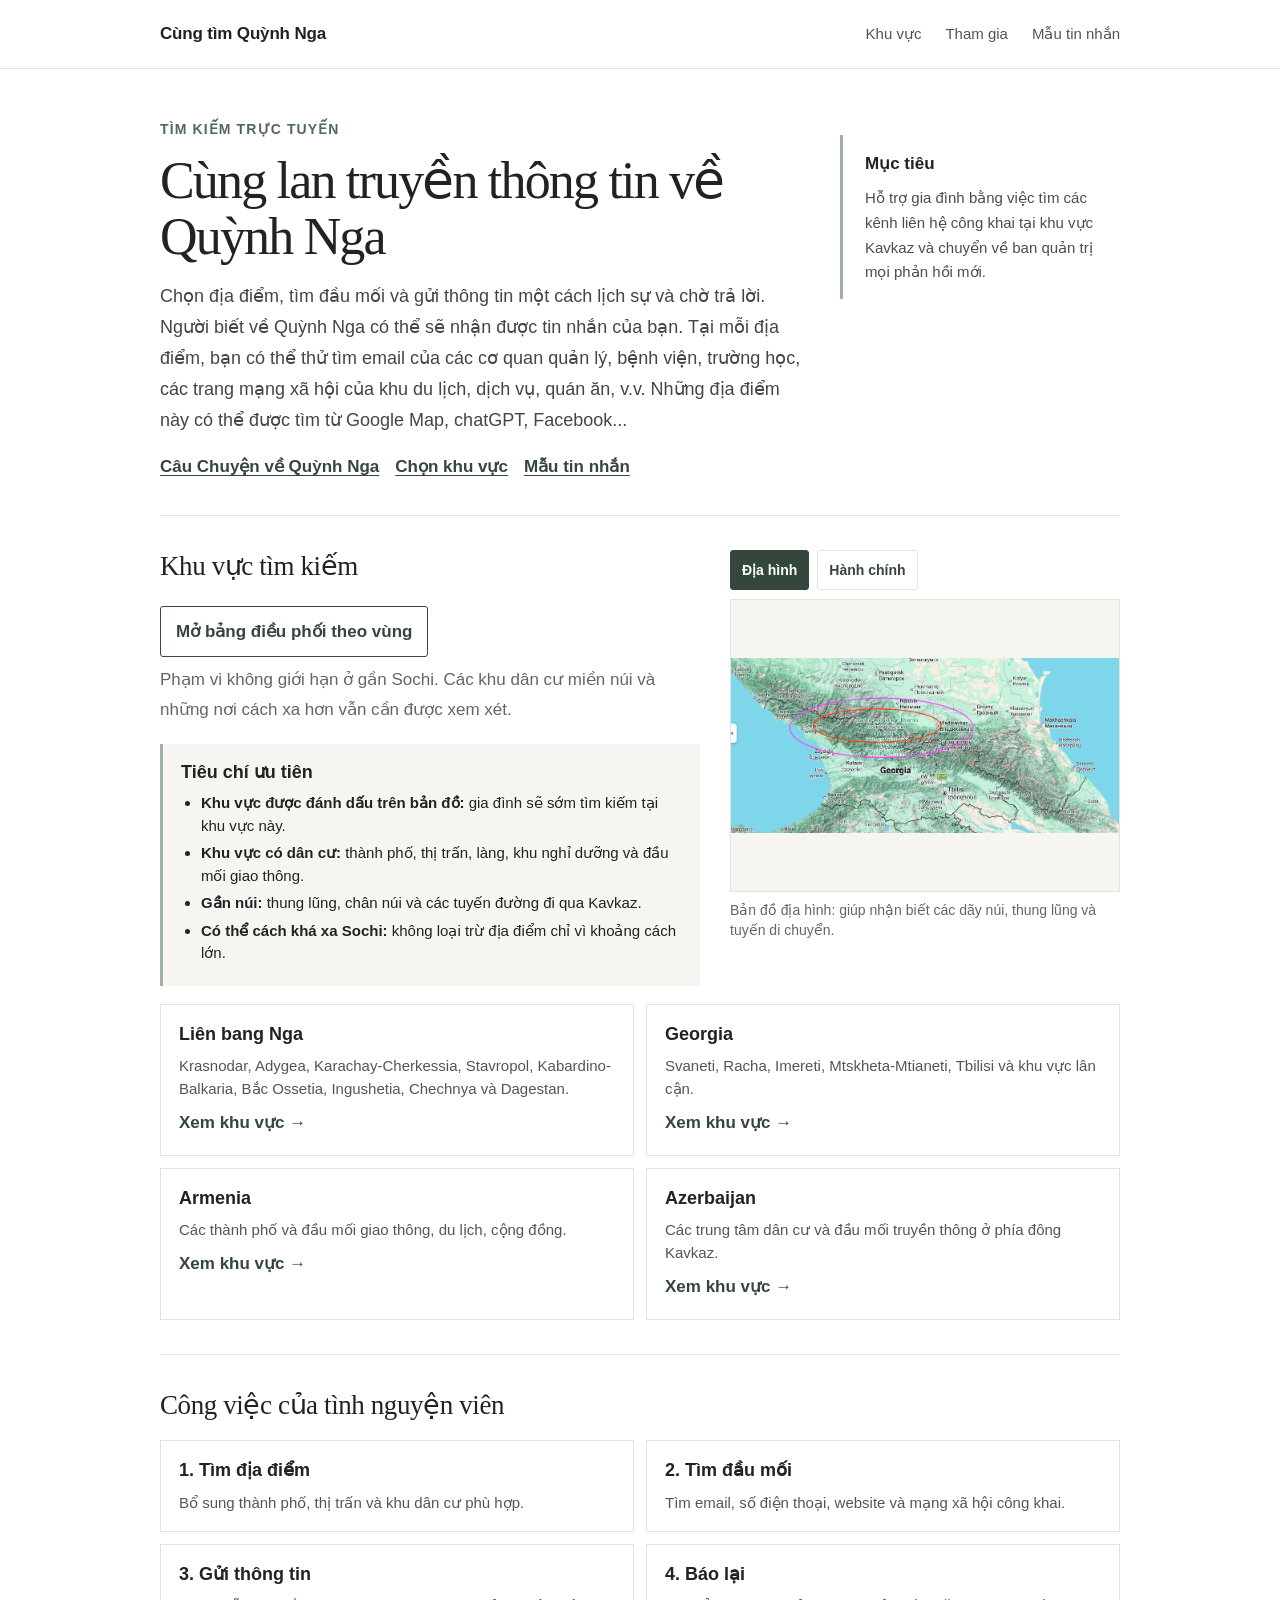
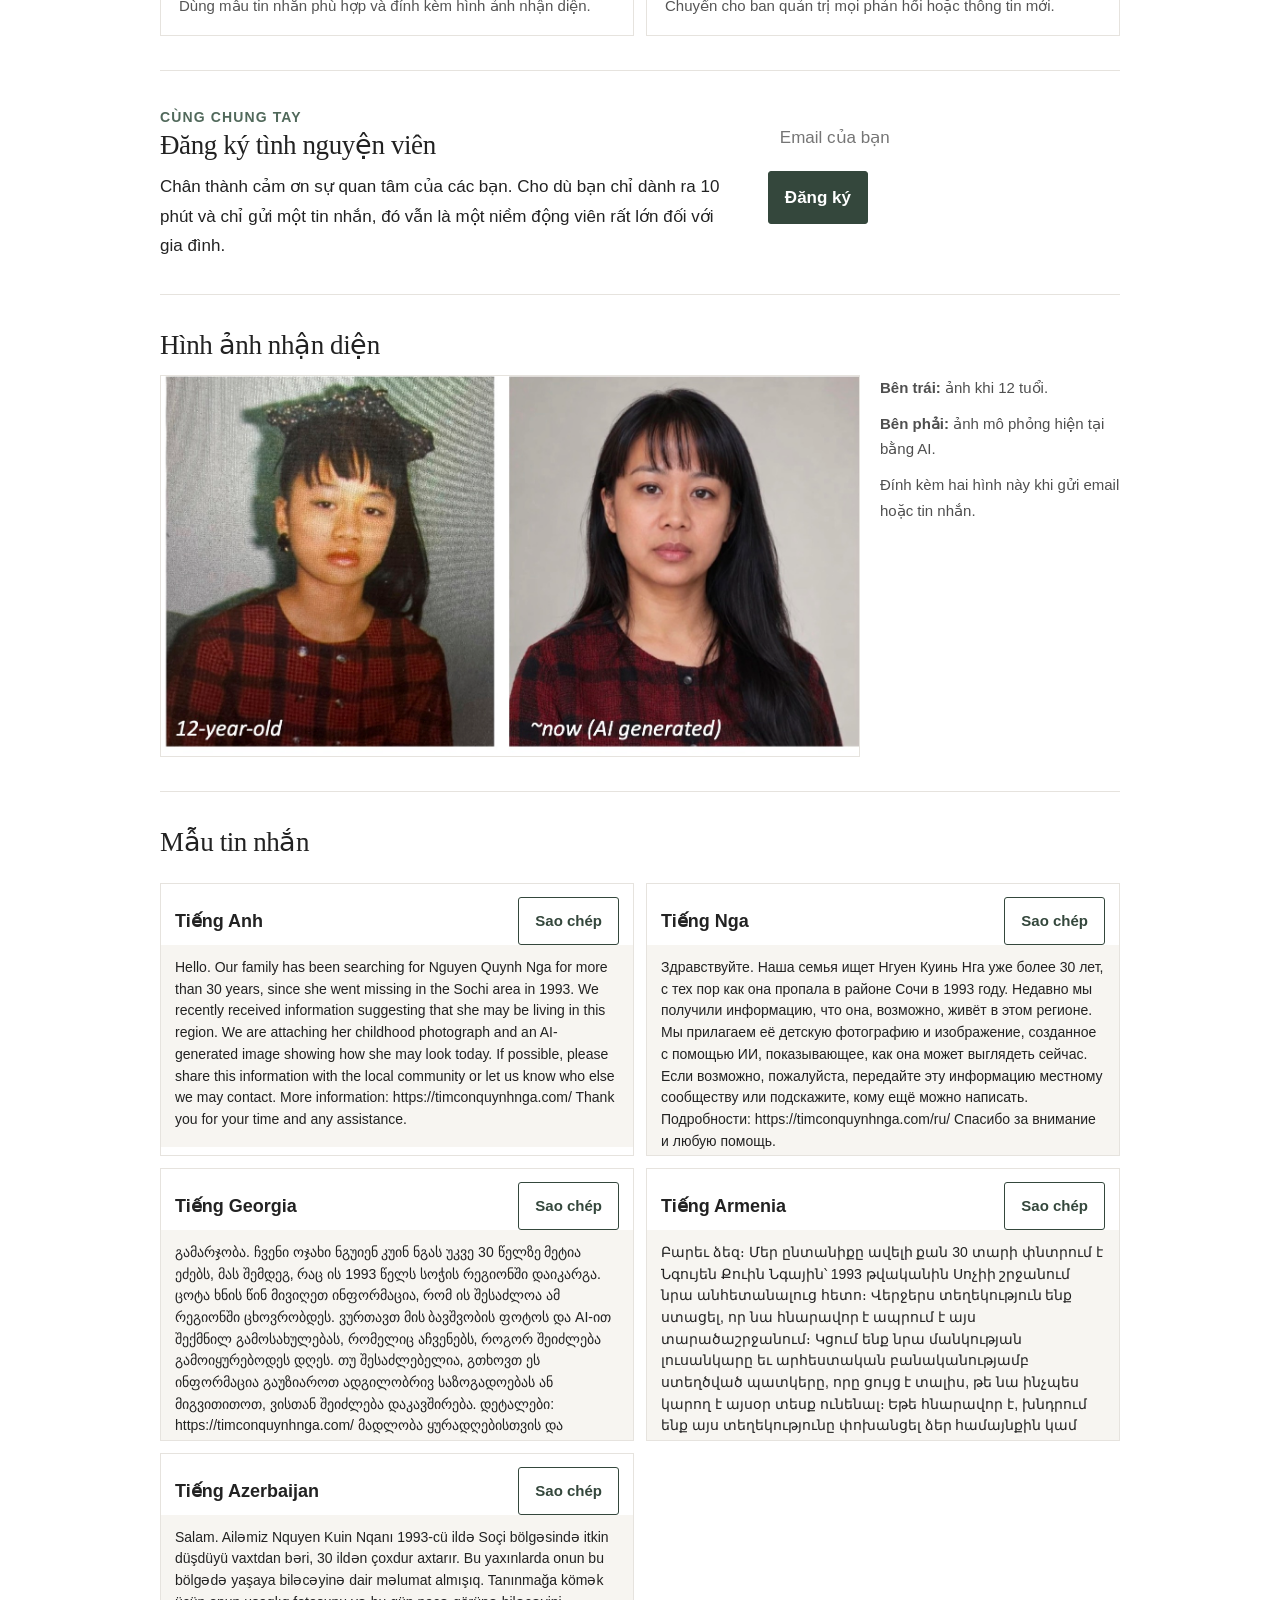
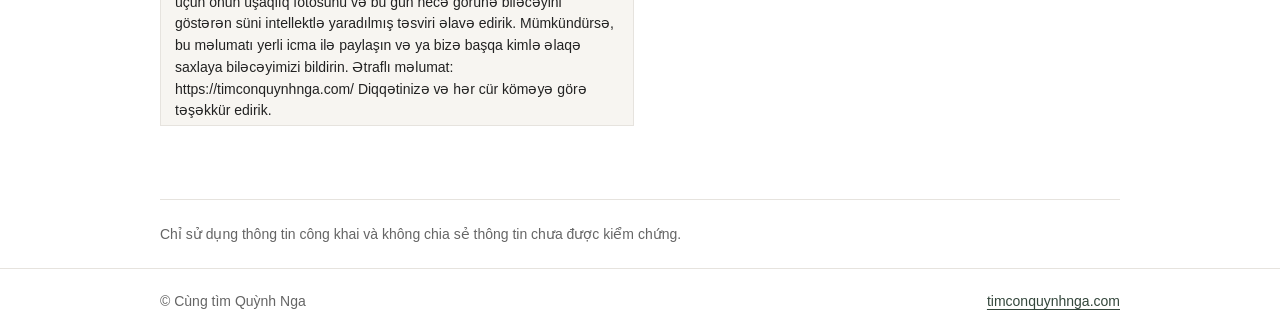
<file: index.html>
<!DOCTYPE html>

<html lang="vi">
<head>
<meta charset="utf-8"/>
<meta content="width=device-width, initial-scale=1" name="viewport"/>
<meta content="Chiến dịch cộng đồng hỗ trợ lan truyền thông tin tìm kiếm Nguyễn Quỳnh Nga tại khu vực Kavkaz." name="description"/>
<title>Cùng tìm Quỳnh Nga</title>
<link href="styles.css" rel="stylesheet"/>
</head>
<body>
<a class="skip-link" href="#main">Bỏ qua điều hướng</a>
<header class="site-header">
<div class="page header-inner">
<a class="site-name" href="index.html">Cùng tìm Quỳnh Nga</a>
<nav aria-label="Điều hướng chính">
<a href="#khu-vuc">Khu vực</a>
<a href="#tinh-nguyen">Tham gia</a>
<a href="#mau-thu">Mẫu tin nhắn</a>
</nav>
</div>
</header>
<main class="page" id="main">
<section class="intro" id="top">
<div class="intro-copy">
<p class="kicker">Tìm kiếm trực tuyến</p>
<h1>Cùng lan truyền thông tin về Quỳnh Nga</h1>
<p class="intro-text">Chọn địa điểm, tìm đầu mối và gửi thông tin một cách lịch sự và chờ trả lời. Người biết về Quỳnh Nga có thể sẽ nhận được tin nhắn của bạn. Tại mỗi địa điểm, bạn có thể thử tìm email của các cơ quan quản lý, bệnh viện, trường học, các trang mạng xã hội của khu du lịch, dịch vụ, quán ăn, v.v. Những địa điểm này có thể được tìm từ Google Map, chatGPT, Facebook...</p>
<div class="links-row">
<a href="https://timconquynhnga.com/" rel="noopener" target="_blank">Câu Chuyện về Quỳnh Nga</a>
<a href="#khu-vuc">Chọn khu vực</a>
<a href="#mau-thu">Mẫu tin nhắn</a>
</div>
</div>
<aside class="intro-note">
<strong>Mục tiêu</strong>
<p>Hỗ trợ gia đình bằng việc tìm các kênh liên hệ công khai tại khu vực Kavkaz và chuyển về ban quản trị mọi phản hồi mới.</p>
</aside>
</section>
<section id="khu-vuc">
<div class="search-area-layout">
<div>
<h2>Khu vực tìm kiếm</h2><p><a class="sheet-button coordination-sheet-link" href="https://docs.google.com/spreadsheets/d/1DAV6M4gP-TxoiLR1mEzdmHKeKw-CepYrpsoImZT8Uk8/edit" rel="noopener" target="_blank">Mở bảng điều phối theo vùng</a></p>
<p class="section-lead">Phạm vi không giới hạn ở gần Sochi. Các khu dân cư miền núi và những nơi cách xa hơn vẫn cần được xem xét.</p>
<div aria-labelledby="priority-title" class="priority-box">
<h3 id="priority-title">Tiêu chí ưu tiên</h3>
<ul>
<li><strong>Khu vực được đánh dấu trên bản đồ:</strong> gia đình sẽ sớm tìm kiếm tại khu vực này.</li>
<li><strong>Khu vực có dân cư:</strong> thành phố, thị trấn, làng, khu nghỉ dưỡng và đầu mối giao thông.</li>
<li><strong>Gần núi:</strong> thung lũng, chân núi và các tuyến đường đi qua Kavkaz.</li>
<li><strong>Có thể cách khá xa Sochi:</strong> không loại trừ địa điểm chỉ vì khoảng cách lớn.</li>
</ul>
</div>
</div>
<div class="map-switcher" data-map-switcher="">
<div aria-label="Chọn loại bản đồ" class="map-switcher-controls" role="group">
<button aria-pressed="true" class="map-toggle is-active" data-map="terrain" type="button">Địa hình</button>
<button aria-pressed="false" class="map-toggle" data-map="admin" type="button">Hành chính</button>
</div>
<figure class="search-map" data-map-panel="terrain">
<img alt="Bản đồ địa hình khu vực núi Kavkaz quanh Sochi và Georgia" loading="lazy" src="assets/khu-vuc-nui-tim-kiem.png"/>
<figcaption>Bản đồ địa hình: giúp nhận biết các dãy núi, thung lũng và tuyến di chuyển.</figcaption>
</figure>
<figure class="search-map" data-map-panel="admin" hidden="">
<img alt="Bản đồ hành chính Bắc Kavkaz, Georgia, Armenia và Azerbaijan" loading="lazy" src="assets/ban-do-hanh-chinh-kavkaz.png"/>
<figcaption>Bản đồ hành chính: giúp đối chiếu vùng, nước cộng hòa và các trung tâm dân cư.</figcaption>
</figure>
</div>
</div>
<div class="country-grid compact-grid">
<article class="country-card">
<h3>Liên bang Nga</h3>
<p>Krasnodar, Adygea, Karachay-Cherkessia, Stavropol, Kabardino-Balkaria, Bắc Ossetia, Ingushetia, Chechnya và Dagestan.</p>
<a class="card-link" href="nga.html">Xem khu vực</a>
</article>
<article class="country-card">
<h3>Georgia</h3>
<p>Svaneti, Racha, Imereti, Mtskheta-Mtianeti, Tbilisi và khu vực lân cận.</p>
<a class="card-link" href="georgia.html">Xem khu vực</a>
</article>
<article class="country-card">
<h3>Armenia</h3>
<p>Các thành phố và đầu mối giao thông, du lịch, cộng đồng.</p>
<a class="card-link" href="armenia.html">Xem khu vực</a>
</article>
<article class="country-card">
<h3>Azerbaijan</h3>
<p>Các trung tâm dân cư và đầu mối truyền thông ở phía đông Kavkaz.</p>
<a class="card-link" href="azerbaijan.html">Xem khu vực</a>
</article>
</div>
</section>
<section id="tinh-nguyen">
<h2>Công việc của tình nguyện viên</h2>
<div class="task-grid compact-grid">
<article><h3>1. Tìm địa điểm</h3><p>Bổ sung thành phố, thị trấn và khu dân cư phù hợp.</p></article>
<article><h3>2. Tìm đầu mối</h3><p>Tìm email, số điện thoại, website và mạng xã hội công khai.</p></article>
<article><h3>3. Gửi thông tin</h3><p>Dùng mẫu tin nhắn phù hợp và đính kèm hình ảnh nhận diện.</p></article>
<article><h3>4. Báo lại</h3><p>Chuyển cho ban quản trị mọi phản hồi hoặc thông tin mới.</p></article>
</div>
</section>
<section class="volunteer-signup" id="dang-ky">
<div>
<p class="kicker">Cùng chung tay</p>
<h2>Đăng ký tình nguyện viên</h2>
<p>Chân thành cảm ơn sự quan tâm của các bạn. Cho dù bạn chỉ dành ra 10 phút và chỉ gửi một tin nhắn, đó vẫn là một niềm động viên rất lớn đối với gia đình.</p>
</div>
<form class="volunteer-email-form" id="volunteer-form">
<input aria-label="Email đăng ký tình nguyện viên" autocomplete="email" id="volunteer-email" inputmode="email" name="email" placeholder="Email của bạn" required="" type="email"/>
<button type="submit">Đăng ký</button>
<p aria-live="polite" class="form-status" id="volunteer-form-status"></p>
</form>
</section>
<section class="portrait-section" id="nhan-dien">
<h2>Hình ảnh nhận diện</h2>
<div class="portrait-card compact-portrait">
<img alt="Ảnh Nguyễn Quỳnh Nga khi 12 tuổi và ảnh mô phỏng hiện tại bằng AI" loading="lazy" src="assets/quynh-nga-doi-chieu.jpg"/>
<div class="portrait-copy">
<p><strong>Bên trái:</strong> ảnh khi 12 tuổi.</p>
<p><strong>Bên phải:</strong> ảnh mô phỏng hiện tại bằng AI.</p>
<p>Đính kèm hai hình này khi gửi email hoặc tin nhắn.</p>
</div>
</div>
</section>
 <section id="mau-thu">
      <h2>Mẫu tin nhắn</h2>
      <div class="message-stack compact-messages">
        <article class="message-card">
          <div class="message-head"><h3>Tiếng Anh</h3><button type="button" class="copy-button" data-target="msg-en">Sao chép</button></div>
          <div class="message-box" id="msg-en">Hello. Our family has been searching for Nguyen Quynh Nga for more than 30 years, since she went missing in the Sochi area in 1993. We recently received information suggesting that she may be living in this region. We are attaching her childhood photograph and an AI-generated image showing how she may look today. If possible, please share this information with the local community or let us know who else we may contact. More information: https://timconquynhnga.com/ Thank you for your time and any assistance.</div>
        </article>
        <article class="message-card">
          <div class="message-head"><h3>Tiếng Nga</h3><button type="button" class="copy-button" data-target="msg-ru">Sao chép</button></div>
          <div class="message-box" id="msg-ru">Здравствуйте. Наша семья ищет Нгуен Куинь Нга уже более 30 лет, с тех пор как она пропала в районе Сочи в 1993 году. Недавно мы получили информацию, что она, возможно, живёт в этом регионе. Мы прилагаем её детскую фотографию и изображение, созданное с помощью ИИ, показывающее, как она может выглядеть сейчас. Если возможно, пожалуйста, передайте эту информацию местному сообществу или подскажите, кому ещё можно написать. Подробности: https://timconquynhnga.com/ru/ Спасибо за внимание и любую помощь.</div>
        </article>
        <article class="message-card">
          <div class="message-head"><h3>Tiếng Georgia</h3><button type="button" class="copy-button" data-target="msg-ka">Sao chép</button></div>
          <div class="message-box" id="msg-ka">გამარჯობა. ჩვენი ოჯახი ნგუიენ კუინ ნგას უკვე 30 წელზე მეტია ეძებს, მას შემდეგ, რაც ის 1993 წელს სოჭის რეგიონში დაიკარგა. ცოტა ხნის წინ მივიღეთ ინფორმაცია, რომ ის შესაძლოა ამ რეგიონში ცხოვრობდეს. ვურთავთ მის ბავშვობის ფოტოს და AI-ით შექმნილ გამოსახულებას, რომელიც აჩვენებს, როგორ შეიძლება გამოიყურებოდეს დღეს. თუ შესაძლებელია, გთხოვთ ეს ინფორმაცია გაუზიაროთ ადგილობრივ საზოგადოებას ან მიგვითითოთ, ვისთან შეიძლება დაკავშირება. დეტალები: https://timconquynhnga.com/ მადლობა ყურადღებისთვის და ნებისმიერი დახმარებისთვის.</div>
        </article>
        <article class="message-card">
          <div class="message-head"><h3>Tiếng Armenia</h3><button type="button" class="copy-button" data-target="msg-hy">Sao chép</button></div>
          <div class="message-box" id="msg-hy">Բարեւ ձեզ։ Մեր ընտանիքը ավելի քան 30 տարի փնտրում է Նգույեն Քուին Նգային՝ 1993 թվականին Սոչիի շրջանում նրա անհետանալուց հետո։ Վերջերս տեղեկություն ենք ստացել, որ նա հնարավոր է ապրում է այս տարածաշրջանում։ Կցում ենք նրա մանկության լուսանկարը եւ արհեստական բանականությամբ ստեղծված պատկերը, որը ցույց է տալիս, թե նա ինչպես կարող է այսօր տեսք ունենալ։ Եթե հնարավոր է, խնդրում ենք այս տեղեկությունը փոխանցել ձեր համայնքին կամ մեզ հուշել, թե ուրիշ ում կարող ենք գրել։ Մանրամասները՝ https://timconquynhnga.com/ Շնորհակալություն ուշադրության եւ ցանկացած օգնության համար։</div>
        </article>
        <article class="message-card">
          <div class="message-head"><h3>Tiếng Azerbaijan</h3><button type="button" class="copy-button" data-target="msg-az">Sao chép</button></div>
          <div class="message-box" id="msg-az">Salam. Ailəmiz Nquyen Kuin Nqanı 1993-cü ildə Soçi bölgəsində itkin düşdüyü vaxtdan bəri, 30 ildən çoxdur axtarır. Bu yaxınlarda onun bu bölgədə yaşaya biləcəyinə dair məlumat almışıq. Tanınmağa kömək üçün onun uşaqlıq fotosunu və bu gün necə görünə biləcəyini göstərən süni intellektlə yaradılmış təsviri əlavə edirik. Mümkündürsə, bu məlumatı yerli icma ilə paylaşın və ya bizə başqa kimlə əlaqə saxlaya biləcəyimizi bildirin. Ətraflı məlumat: https://timconquynhnga.com/ Diqqətinizə və hər cür köməyə görə təşəkkür edirik.</div>
        </article>
      </div>
      <p class="copy-status" id="copyStatus" role="status" aria-live="polite"></p>
    </section>
<section class="closing compact-closing">
<p>Chỉ sử dụng thông tin công khai và không chia sẻ thông tin chưa được kiểm chứng.</p>
</section>
</main>
<footer>
<div class="page footer-inner">
<span>© Cùng tìm Quỳnh Nga</span>
<a href="https://timconquynhnga.com/" rel="noopener" target="_blank">timconquynhnga.com</a>
</div>
</footer>
<script src="script.js"></script>
</body>
</html>
</file>
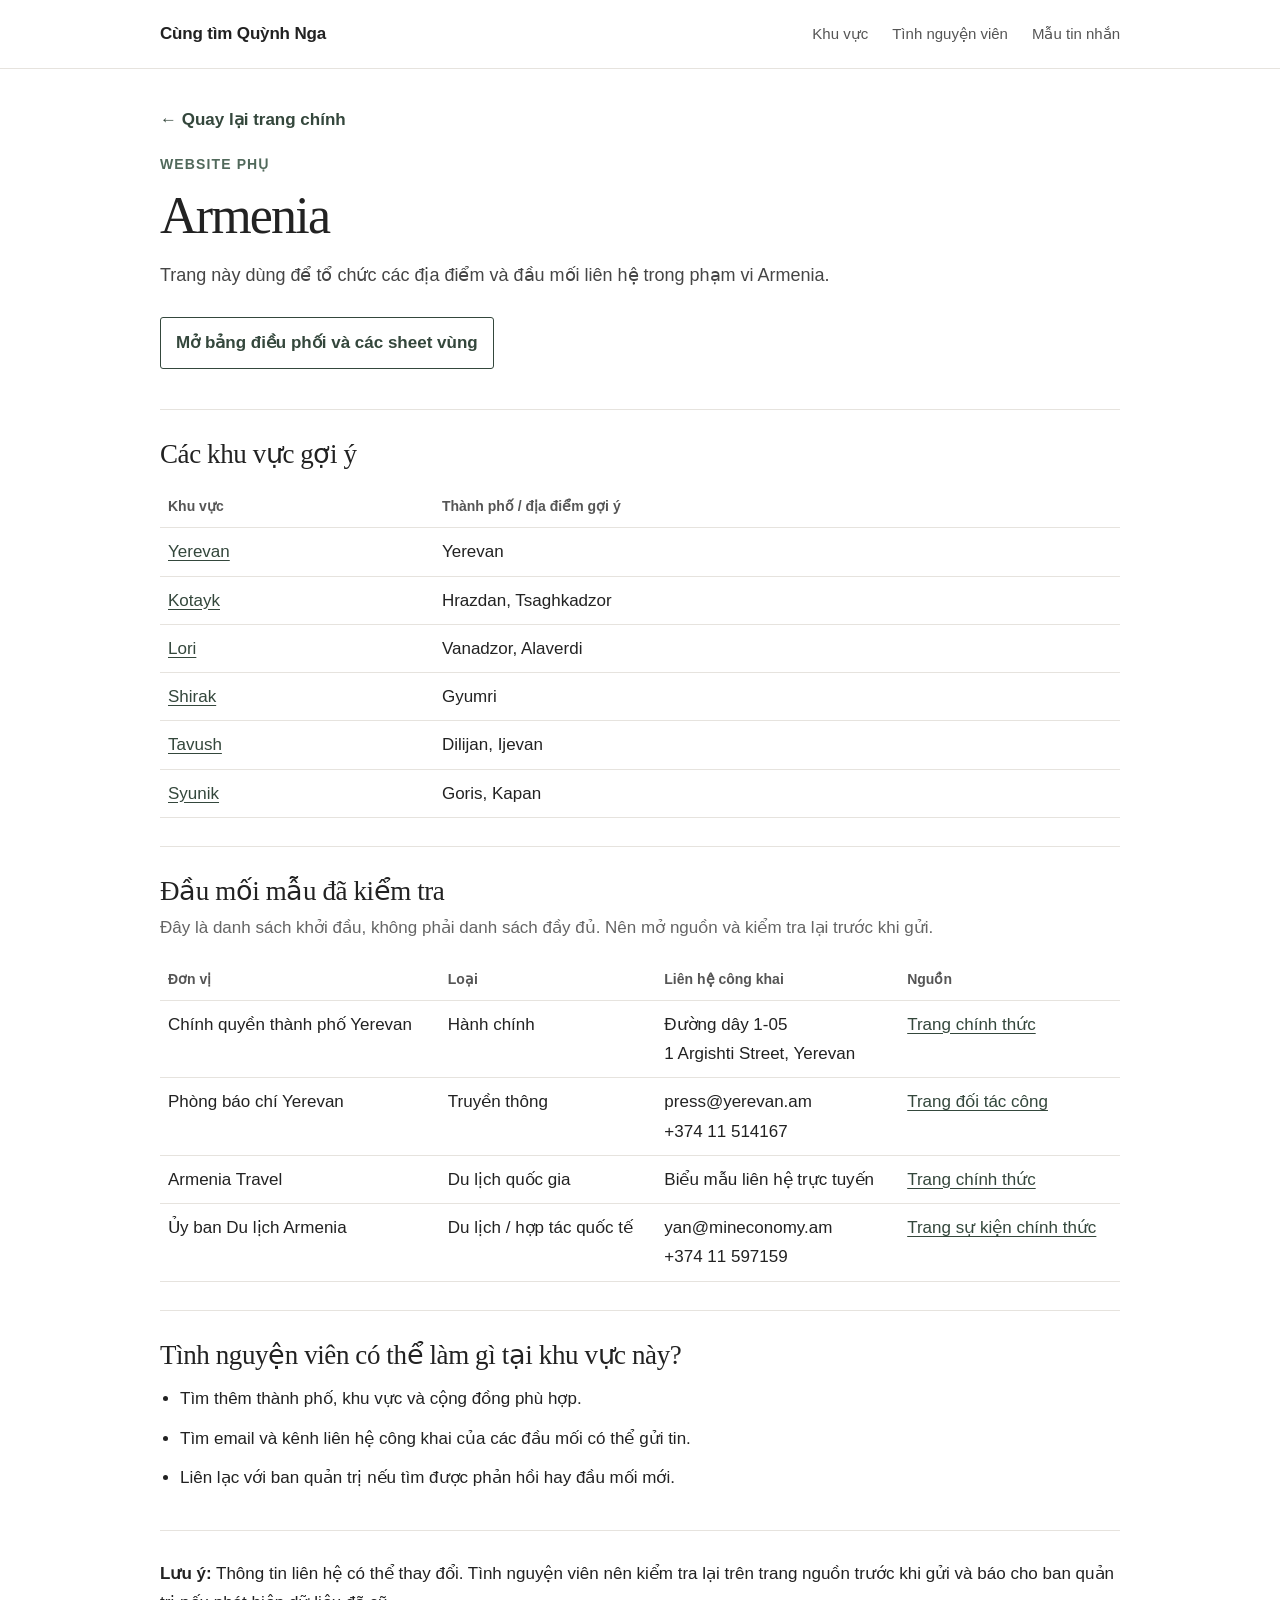
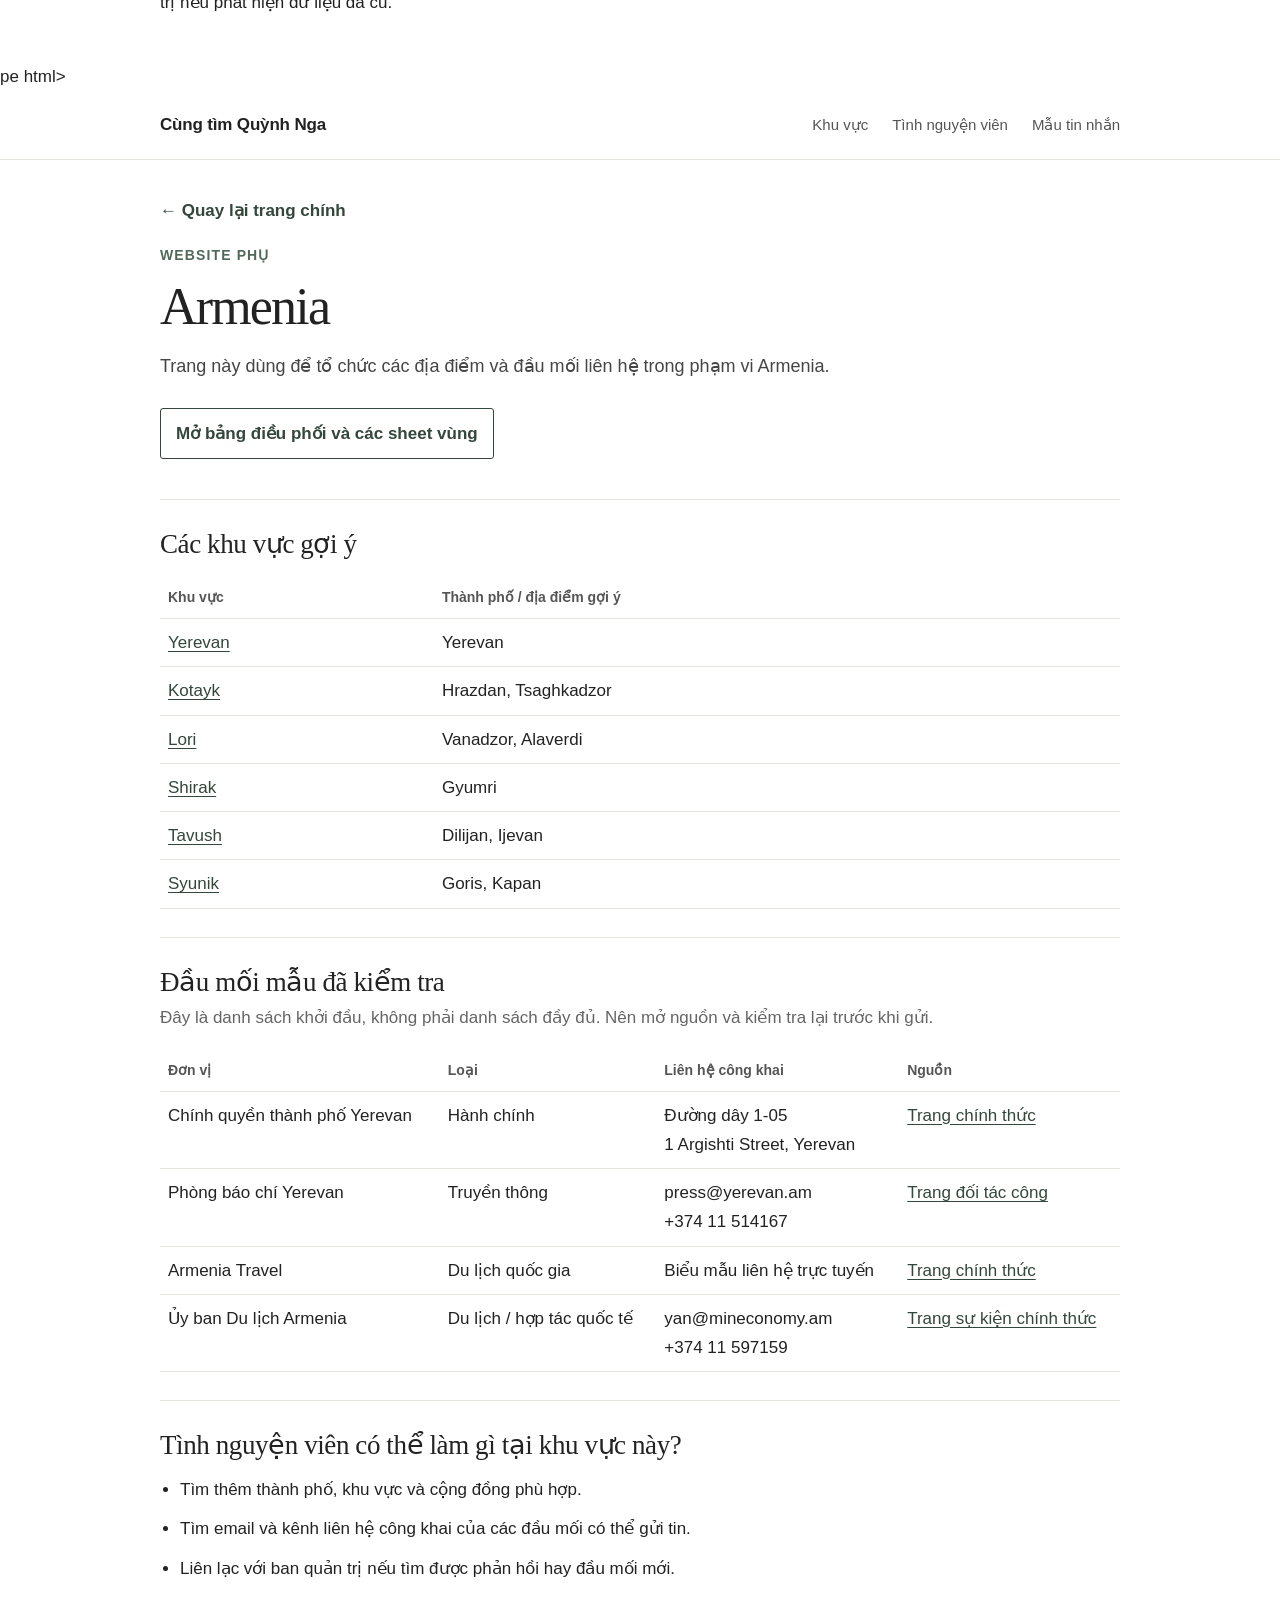
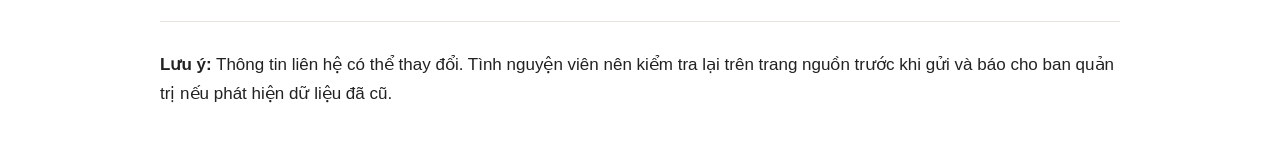
<file: armenia.html>
<!DOCTYPE html>

<html lang="vi">
<head>
<meta charset="utf-8"/>
<meta content="width=device-width, initial-scale=1" name="viewport"/>
<title>Vùng tìm kiếm — Armenia</title>
<link href="styles.css" rel="stylesheet"/>
</head>
<body class="region-page">
<header class="site-header">
<div class="page header-inner">
<a class="site-name" href="index.html">Cùng tìm Quỳnh Nga</a>
<nav aria-label="Điều hướng chính">
<a href="index.html#khu-vuc">Khu vực</a>
<a href="index.html#tinh-nguyen">Tình nguyện viên</a>
<a href="index.html#mau-thu">Mẫu tin nhắn</a>
</nav>
</div>
</header>
<main class="page">
<section class="intro">
<div>
<a class="back-link" href="index.html">← Quay lại trang chính</a>
<p class="kicker">Website phụ</p>
<h1>Armenia</h1>
<p class="intro-text">Trang này dùng để tổ chức các địa điểm và đầu mối liên hệ trong phạm vi Armenia.</p>
<p><a class="sheet-button" href="https://docs.google.com/spreadsheets/d/1DAV6M4gP-TxoiLR1mEzdmHKeKw-CepYrpsoImZT8Uk8/edit" rel="noopener" target="_blank">Mở bảng điều phối và các sheet vùng</a></p>
</div>
</section>
<section>
<h2>Các khu vực gợi ý</h2>
<table class="region-table">
<thead><tr><th>Khu vực</th><th>Thành phố / địa điểm gợi ý</th></tr></thead>
<tbody>
<tr><td><a class="region-sheet-link" href="https://docs.google.com/spreadsheets/d/1ANZwG-ZP2jW-O9pns_B5g_cyL_V0i_Eht_ugTs9qyfc/edit" rel="noopener" target="_blank">Yerevan</a></td><td>Yerevan</td></tr>
<tr><td><a class="region-sheet-link" href="https://docs.google.com/spreadsheets/d/1ANZwG-ZP2jW-O9pns_B5g_cyL_V0i_Eht_ugTs9qyfc/edit" rel="noopener" target="_blank">Kotayk</a></td><td>Hrazdan, Tsaghkadzor</td></tr>
<tr><td><a class="region-sheet-link" href="https://docs.google.com/spreadsheets/d/16KITV4_BdELf69ixvwbzU_gg4wnijqPi1xrBDh_7bw8/edit" rel="noopener" target="_blank">Lori</a></td><td>Vanadzor, Alaverdi</td></tr>
<tr><td><a class="region-sheet-link" href="https://docs.google.com/spreadsheets/d/16KITV4_BdELf69ixvwbzU_gg4wnijqPi1xrBDh_7bw8/edit" rel="noopener" target="_blank">Shirak</a></td><td>Gyumri</td></tr>
<tr><td><a class="region-sheet-link" href="https://docs.google.com/spreadsheets/d/16KITV4_BdELf69ixvwbzU_gg4wnijqPi1xrBDh_7bw8/edit" rel="noopener" target="_blank">Tavush</a></td><td>Dilijan, Ijevan</td></tr>
<tr><td><a class="region-sheet-link" href="https://docs.google.com/spreadsheets/d/1K0mffLdCk5CPSSp4KphcH5wa35y6k6KSgkVuN2HTatM/edit" rel="noopener" target="_blank">Syunik</a></td><td>Goris, Kapan</td></tr>
</tbody>
</table>
</section>
<section>
<h2>Đầu mối mẫu đã kiểm tra</h2>
<p class="section-lead">Đây là danh sách khởi đầu, không phải danh sách đầy đủ. Nên mở nguồn và kiểm tra lại trước khi gửi.</p>
<table class="region-table">
<thead><tr><th>Đơn vị</th><th>Loại</th><th>Liên hệ công khai</th><th>Nguồn</th></tr></thead>
<tbody>
<tr><td>Chính quyền thành phố Yerevan</td><td>Hành chính</td><td>Đường dây 1-05<br/>1 Argishti Street, Yerevan</td><td><a href="https://www.yerevan.am/en/" rel="noopener" target="_blank">Trang chính thức</a></td></tr>
<tr><td>Phòng báo chí Yerevan</td><td>Truyền thông</td><td>press@yerevan.am<br/>+374 11 514167</td><td><a href="https://old.ysu.am/cooperation/en/Yerevan-Municipality" rel="noopener" target="_blank">Trang đối tác công</a></td></tr>
<tr><td>Armenia Travel</td><td>Du lịch quốc gia</td><td>Biểu mẫu liên hệ trực tuyến</td><td><a href="https://armenia.travel/contact-us/" rel="noopener" target="_blank">Trang chính thức</a></td></tr>
<tr><td>Ủy ban Du lịch Armenia</td><td>Du lịch / hợp tác quốc tế</td><td>yan@mineconomy.am<br/>+374 11 597159</td><td><a href="https://unwto.armenia.travel/register/" rel="noopener" target="_blank">Trang sự kiện chính thức</a></td></tr>
</tbody>
</table>
</section>
<section>
<h2>Tình nguyện viên có thể làm gì tại khu vực này?</h2>
<ul class="region-list-simple">
<li>Tìm thêm thành phố, khu vực và cộng đồng phù hợp.</li>
<li>Tìm email và kênh liên hệ công khai của các đầu mối có thể gửi tin.</li>
<li>Liên lạc với ban quản trị nếu tìm được phản hồi hay đầu mối mới.</li>
</ul>
</section>
<section class="closing"><p><strong>Lưu ý:</strong> Thông tin liên hệ có thể thay đổi. Tình nguyện viên nên kiểm tra lại trên trang nguồn trước khi gửi và báo cho ban quản trị nếu phát hiện dữ liệu đã cũ.</p></section>
</main>
</body>
</html>pe html&gt;
<html lang="vi">
<head>
<meta charset="utf-8"/>
<meta content="width=device-width, initial-scale=1" name="viewport"/>
<title>Vùng tìm kiếm — Armenia</title>
<link href="styles.css" rel="stylesheet"/>
</head>
<body class="region-page">
<header class="site-header">
<div class="page header-inner">
<a class="site-name" href="index.html">Cùng tìm Quỳnh Nga</a>
<nav aria-label="Điều hướng chính">
<a href="index.html#khu-vuc">Khu vực</a>
<a href="index.html#tinh-nguyen">Tình nguyện viên</a>
<a href="index.html#mau-thu">Mẫu tin nhắn</a>
</nav>
</div>
</header>
<main class="page">
<section class="intro">
<div>
<a class="back-link" href="index.html">← Quay lại trang chính</a>
<p class="kicker">Website phụ</p>
<h1>Armenia</h1>
<p class="intro-text">Trang này dùng để tổ chức các địa điểm và đầu mối liên hệ trong phạm vi Armenia.</p>
<p><a class="sheet-button" href="https://docs.google.com/spreadsheets/d/1DAV6M4gP-TxoiLR1mEzdmHKeKw-CepYrpsoImZT8Uk8/edit" rel="noopener" target="_blank">Mở bảng điều phối và các sheet vùng</a></p>
</div>
</section>
<section>
<h2>Các khu vực gợi ý</h2>
<table class="region-table">
<thead><tr><th>Khu vực</th><th>Thành phố / địa điểm gợi ý</th></tr></thead>
<tbody>
<tr><td><a class="region-sheet-link" href="https://docs.google.com/spreadsheets/d/1ANZwG-ZP2jW-O9pns_B5g_cyL_V0i_Eht_ugTs9qyfc/edit" rel="noopener" target="_blank">Yerevan</a></td><td>Yerevan</td></tr>
<tr><td><a class="region-sheet-link" href="https://docs.google.com/spreadsheets/d/1ANZwG-ZP2jW-O9pns_B5g_cyL_V0i_Eht_ugTs9qyfc/edit" rel="noopener" target="_blank">Kotayk</a></td><td>Hrazdan, Tsaghkadzor</td></tr>
<tr><td><a class="region-sheet-link" href="https://docs.google.com/spreadsheets/d/16KITV4_BdELf69ixvwbzU_gg4wnijqPi1xrBDh_7bw8/edit" rel="noopener" target="_blank">Lori</a></td><td>Vanadzor, Alaverdi</td></tr>
<tr><td><a class="region-sheet-link" href="https://docs.google.com/spreadsheets/d/16KITV4_BdELf69ixvwbzU_gg4wnijqPi1xrBDh_7bw8/edit" rel="noopener" target="_blank">Shirak</a></td><td>Gyumri</td></tr>
<tr><td><a class="region-sheet-link" href="https://docs.google.com/spreadsheets/d/16KITV4_BdELf69ixvwbzU_gg4wnijqPi1xrBDh_7bw8/edit" rel="noopener" target="_blank">Tavush</a></td><td>Dilijan, Ijevan</td></tr>
<tr><td><a class="region-sheet-link" href="https://docs.google.com/spreadsheets/d/1K0mffLdCk5CPSSp4KphcH5wa35y6k6KSgkVuN2HTatM/edit" rel="noopener" target="_blank">Syunik</a></td><td>Goris, Kapan</td></tr>
</tbody>
</table>
</section>
<section>
<h2>Đầu mối mẫu đã kiểm tra</h2>
<p class="section-lead">Đây là danh sách khởi đầu, không phải danh sách đầy đủ. Nên mở nguồn và kiểm tra lại trước khi gửi.</p>
<table class="region-table">
<thead><tr><th>Đơn vị</th><th>Loại</th><th>Liên hệ công khai</th><th>Nguồn</th></tr></thead>
<tbody>
<tr><td>Chính quyền thành phố Yerevan</td><td>Hành chính</td><td>Đường dây 1-05<br/>1 Argishti Street, Yerevan</td><td><a href="https://www.yerevan.am/en/" rel="noopener" target="_blank">Trang chính thức</a></td></tr>
<tr><td>Phòng báo chí Yerevan</td><td>Truyền thông</td><td>press@yerevan.am<br/>+374 11 514167</td><td><a href="https://old.ysu.am/cooperation/en/Yerevan-Municipality" rel="noopener" target="_blank">Trang đối tác công</a></td></tr>
<tr><td>Armenia Travel</td><td>Du lịch quốc gia</td><td>Biểu mẫu liên hệ trực tuyến</td><td><a href="https://armenia.travel/contact-us/" rel="noopener" target="_blank">Trang chính thức</a></td></tr>
<tr><td>Ủy ban Du lịch Armenia</td><td>Du lịch / hợp tác quốc tế</td><td>yan@mineconomy.am<br/>+374 11 597159</td><td><a href="https://unwto.armenia.travel/register/" rel="noopener" target="_blank">Trang sự kiện chính thức</a></td></tr>
</tbody>
</table>
</section>
<section>
<h2>Tình nguyện viên có thể làm gì tại khu vực này?</h2>
<ul class="region-list-simple">
<li>Tìm thêm thành phố, khu vực và cộng đồng phù hợp.</li>
<li>Tìm email và kênh liên hệ công khai của các đầu mối có thể gửi tin.</li>
<li>Liên lạc với ban quản trị nếu tìm được phản hồi hay đầu mối mới.</li>
</ul>
</section>
<section class="closing"><p><strong>Lưu ý:</strong> Thông tin liên hệ có thể thay đổi. Tình nguyện viên nên kiểm tra lại trên trang nguồn trước khi gửi và báo cho ban quản trị nếu phát hiện dữ liệu đã cũ.</p></section>
</main>
</body>
</html>
</file>
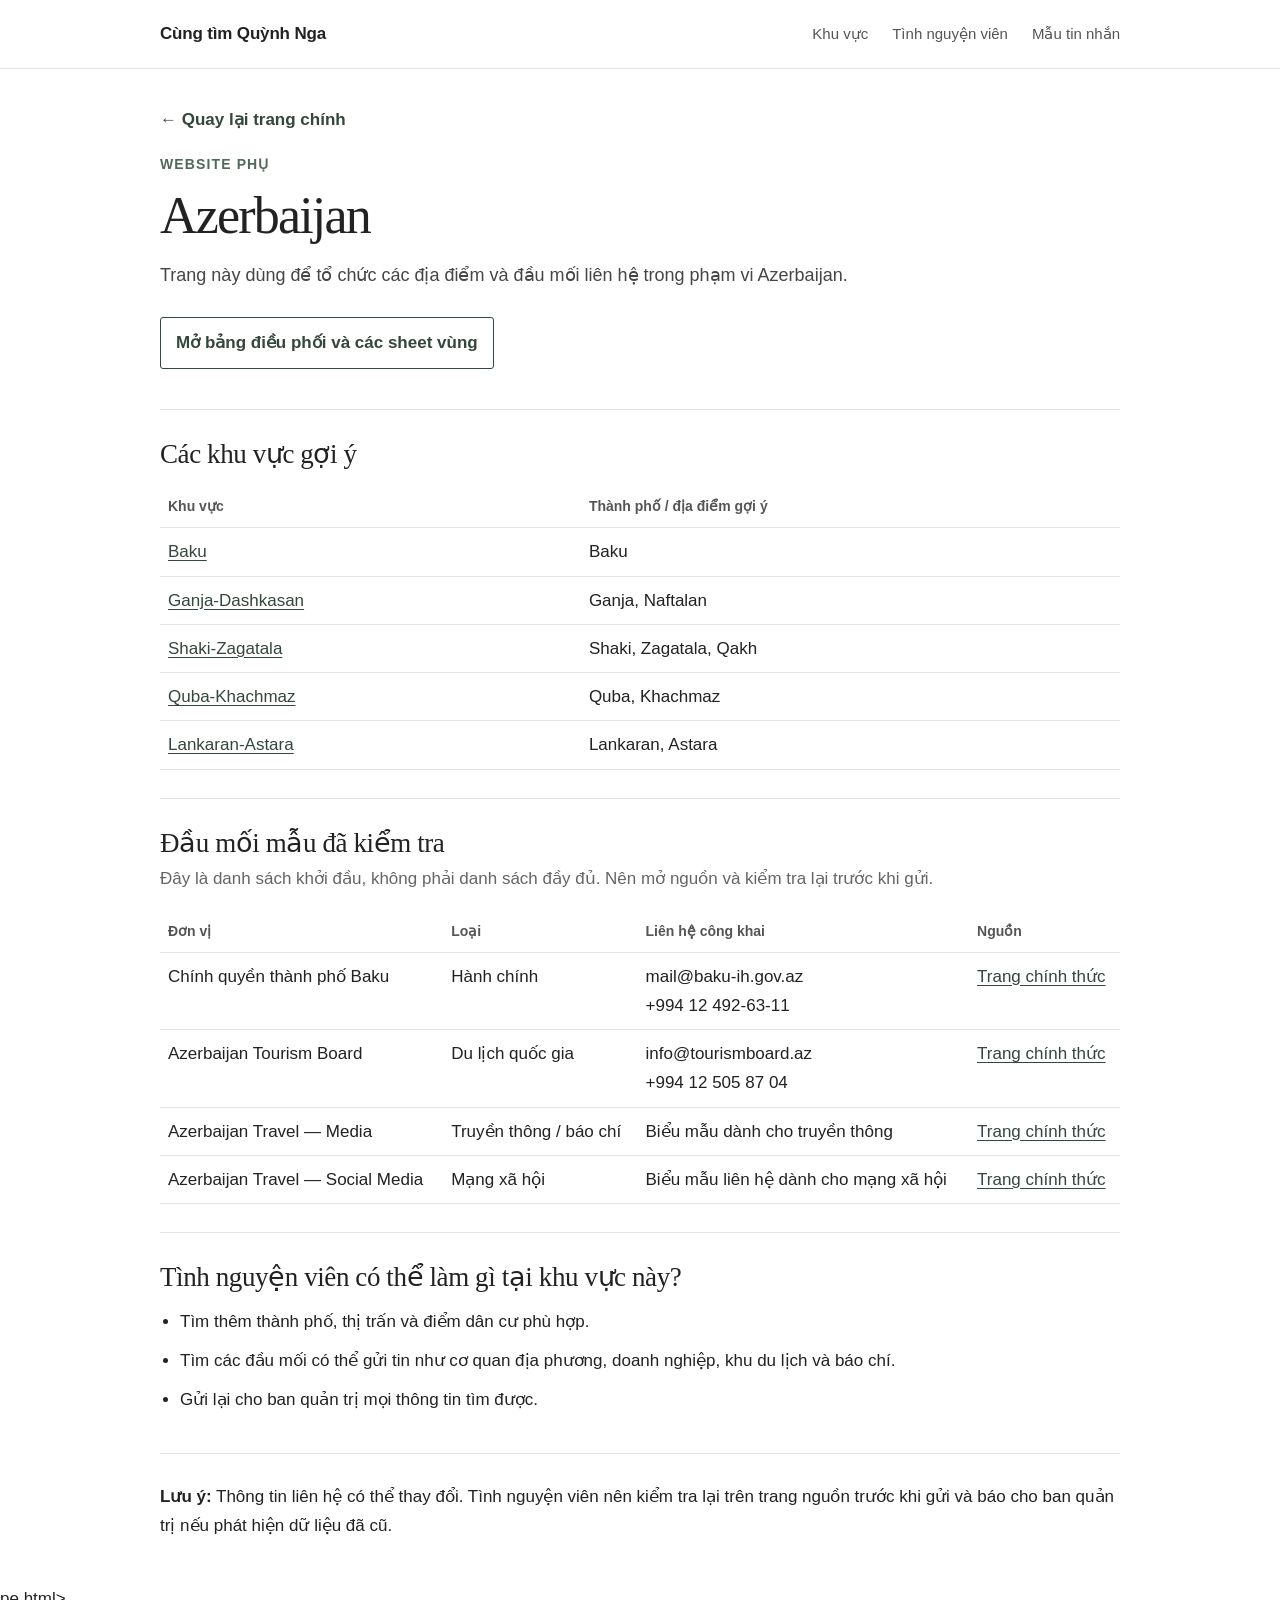
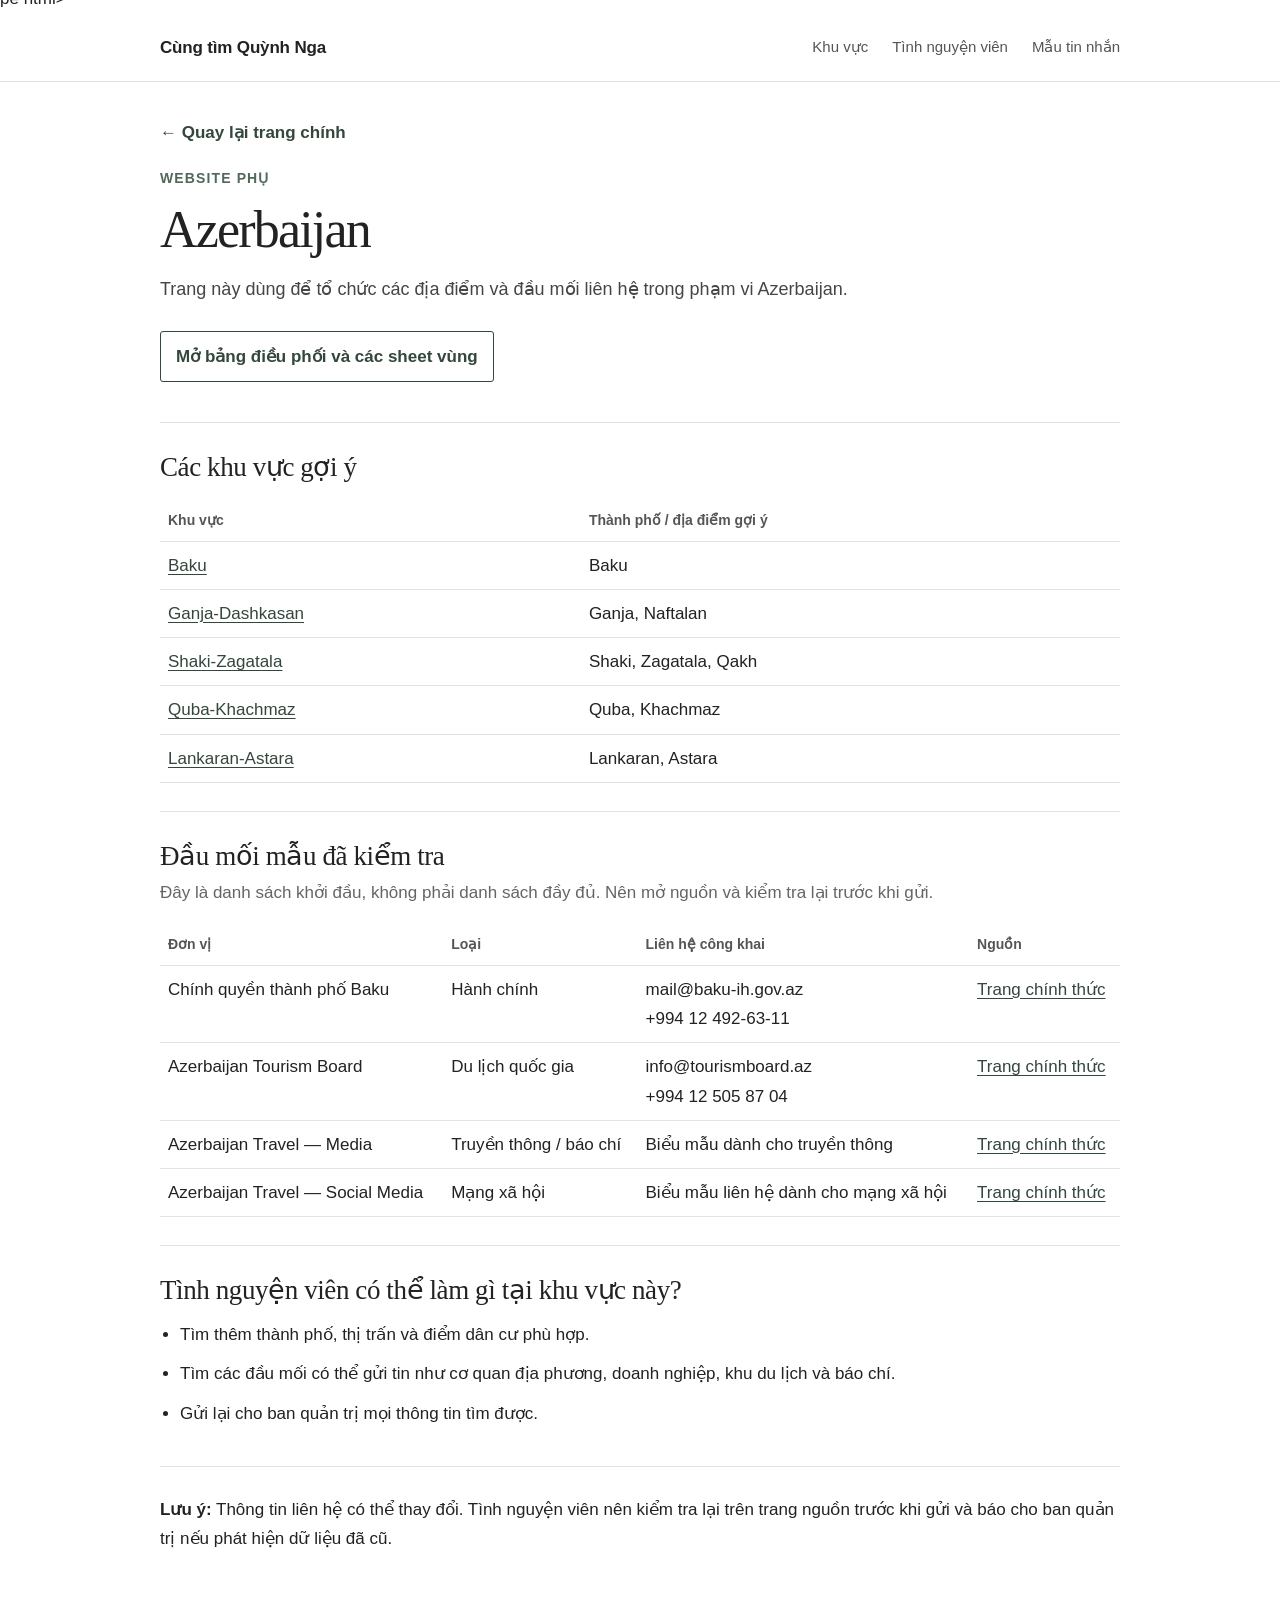
<file: azerbaijan.html>
<!DOCTYPE html>

<html lang="vi">
<head>
<meta charset="utf-8"/>
<meta content="width=device-width, initial-scale=1" name="viewport"/>
<title>Vùng tìm kiếm — Azerbaijan</title>
<link href="styles.css" rel="stylesheet"/>
</head>
<body class="region-page">
<header class="site-header">
<div class="page header-inner">
<a class="site-name" href="index.html">Cùng tìm Quỳnh Nga</a>
<nav aria-label="Điều hướng chính">
<a href="index.html#khu-vuc">Khu vực</a>
<a href="index.html#tinh-nguyen">Tình nguyện viên</a>
<a href="index.html#mau-thu">Mẫu tin nhắn</a>
</nav>
</div>
</header>
<main class="page">
<section class="intro">
<div>
<a class="back-link" href="index.html">← Quay lại trang chính</a>
<p class="kicker">Website phụ</p>
<h1>Azerbaijan</h1>
<p class="intro-text">Trang này dùng để tổ chức các địa điểm và đầu mối liên hệ trong phạm vi Azerbaijan.</p>
<p><a class="sheet-button" href="https://docs.google.com/spreadsheets/d/1DAV6M4gP-TxoiLR1mEzdmHKeKw-CepYrpsoImZT8Uk8/edit" rel="noopener" target="_blank">Mở bảng điều phối và các sheet vùng</a></p>
</div>
</section>
<section>
<h2>Các khu vực gợi ý</h2>
<table class="region-table">
<thead><tr><th>Khu vực</th><th>Thành phố / địa điểm gợi ý</th></tr></thead>
<tbody>
<tr><td><a class="region-sheet-link" href="https://docs.google.com/spreadsheets/d/1rMso3QSdT3vmeQVlznfocStbET3SJ8P7OG99ezkR0GQ/edit" rel="noopener" target="_blank">Baku</a></td><td>Baku</td></tr>
<tr><td><a class="region-sheet-link" href="https://docs.google.com/spreadsheets/d/1UvTxUmGg3ZyM8DWeUEo5WjVYz_0GsVtd-zEoQsrJH0s/edit" rel="noopener" target="_blank">Ganja-Dashkasan</a></td><td>Ganja, Naftalan</td></tr>
<tr><td><a class="region-sheet-link" href="https://docs.google.com/spreadsheets/d/1UvTxUmGg3ZyM8DWeUEo5WjVYz_0GsVtd-zEoQsrJH0s/edit" rel="noopener" target="_blank">Shaki-Zagatala</a></td><td>Shaki, Zagatala, Qakh</td></tr>
<tr><td><a class="region-sheet-link" href="https://docs.google.com/spreadsheets/d/1rMso3QSdT3vmeQVlznfocStbET3SJ8P7OG99ezkR0GQ/edit" rel="noopener" target="_blank">Quba-Khachmaz</a></td><td>Quba, Khachmaz</td></tr>
<tr><td><a class="region-sheet-link" href="https://docs.google.com/spreadsheets/d/1fyD0ioEJI9UHkORhec1dzEP0mf7lcCZ6d6XrnYpT9qQ/edit" rel="noopener" target="_blank">Lankaran-Astara</a></td><td>Lankaran, Astara</td></tr>
</tbody>
</table>
</section>
<section>
<h2>Đầu mối mẫu đã kiểm tra</h2>
<p class="section-lead">Đây là danh sách khởi đầu, không phải danh sách đầy đủ. Nên mở nguồn và kiểm tra lại trước khi gửi.</p>
<table class="region-table">
<thead><tr><th>Đơn vị</th><th>Loại</th><th>Liên hệ công khai</th><th>Nguồn</th></tr></thead>
<tbody>
<tr><td>Chính quyền thành phố Baku</td><td>Hành chính</td><td>mail@baku-ih.gov.az<br/>+994 12 492-63-11</td><td><a href="https://baku-ih.gov.az/en/contact.html" rel="noopener" target="_blank">Trang chính thức</a></td></tr>
<tr><td>Azerbaijan Tourism Board</td><td>Du lịch quốc gia</td><td>info@tourismboard.az<br/>+994 12 505 87 04</td><td><a href="https://azerbaijan.travel/privacy-policy" rel="noopener" target="_blank">Trang chính thức</a></td></tr>
<tr><td>Azerbaijan Travel — Media</td><td>Truyền thông / báo chí</td><td>Biểu mẫu dành cho truyền thông</td><td><a href="https://azerbaijan.travel/press-media/application-forms/media-application-form" rel="noopener" target="_blank">Trang chính thức</a></td></tr>
<tr><td>Azerbaijan Travel — Social Media</td><td>Mạng xã hội</td><td>Biểu mẫu liên hệ dành cho mạng xã hội</td><td><a href="https://azerbaijan.travel/press-media/application-forms/social-media-application-form" rel="noopener" target="_blank">Trang chính thức</a></td></tr>
</tbody>
</table>
</section>
<section>
<h2>Tình nguyện viên có thể làm gì tại khu vực này?</h2>
<ul class="region-list-simple">
<li>Tìm thêm thành phố, thị trấn và điểm dân cư phù hợp.</li>
<li>Tìm các đầu mối có thể gửi tin như cơ quan địa phương, doanh nghiệp, khu du lịch và báo chí.</li>
<li>Gửi lại cho ban quản trị mọi thông tin tìm được.</li>
</ul>
</section>
<section class="closing"><p><strong>Lưu ý:</strong> Thông tin liên hệ có thể thay đổi. Tình nguyện viên nên kiểm tra lại trên trang nguồn trước khi gửi và báo cho ban quản trị nếu phát hiện dữ liệu đã cũ.</p></section>
</main>
</body>
</html>pe html&gt;
<html lang="vi">
<head>
<meta charset="utf-8"/>
<meta content="width=device-width, initial-scale=1" name="viewport"/>
<title>Vùng tìm kiếm — Azerbaijan</title>
<link href="styles.css" rel="stylesheet"/>
</head>
<body class="region-page">
<header class="site-header">
<div class="page header-inner">
<a class="site-name" href="index.html">Cùng tìm Quỳnh Nga</a>
<nav aria-label="Điều hướng chính">
<a href="index.html#khu-vuc">Khu vực</a>
<a href="index.html#tinh-nguyen">Tình nguyện viên</a>
<a href="index.html#mau-thu">Mẫu tin nhắn</a>
</nav>
</div>
</header>
<main class="page">
<section class="intro">
<div>
<a class="back-link" href="index.html">← Quay lại trang chính</a>
<p class="kicker">Website phụ</p>
<h1>Azerbaijan</h1>
<p class="intro-text">Trang này dùng để tổ chức các địa điểm và đầu mối liên hệ trong phạm vi Azerbaijan.</p>
<p><a class="sheet-button" href="https://docs.google.com/spreadsheets/d/1DAV6M4gP-TxoiLR1mEzdmHKeKw-CepYrpsoImZT8Uk8/edit" rel="noopener" target="_blank">Mở bảng điều phối và các sheet vùng</a></p>
</div>
</section>
<section>
<h2>Các khu vực gợi ý</h2>
<table class="region-table">
<thead><tr><th>Khu vực</th><th>Thành phố / địa điểm gợi ý</th></tr></thead>
<tbody>
<tr><td><a class="region-sheet-link" href="https://docs.google.com/spreadsheets/d/1rMso3QSdT3vmeQVlznfocStbET3SJ8P7OG99ezkR0GQ/edit" rel="noopener" target="_blank">Baku</a></td><td>Baku</td></tr>
<tr><td><a class="region-sheet-link" href="https://docs.google.com/spreadsheets/d/1UvTxUmGg3ZyM8DWeUEo5WjVYz_0GsVtd-zEoQsrJH0s/edit" rel="noopener" target="_blank">Ganja-Dashkasan</a></td><td>Ganja, Naftalan</td></tr>
<tr><td><a class="region-sheet-link" href="https://docs.google.com/spreadsheets/d/1UvTxUmGg3ZyM8DWeUEo5WjVYz_0GsVtd-zEoQsrJH0s/edit" rel="noopener" target="_blank">Shaki-Zagatala</a></td><td>Shaki, Zagatala, Qakh</td></tr>
<tr><td><a class="region-sheet-link" href="https://docs.google.com/spreadsheets/d/1rMso3QSdT3vmeQVlznfocStbET3SJ8P7OG99ezkR0GQ/edit" rel="noopener" target="_blank">Quba-Khachmaz</a></td><td>Quba, Khachmaz</td></tr>
<tr><td><a class="region-sheet-link" href="https://docs.google.com/spreadsheets/d/1fyD0ioEJI9UHkORhec1dzEP0mf7lcCZ6d6XrnYpT9qQ/edit" rel="noopener" target="_blank">Lankaran-Astara</a></td><td>Lankaran, Astara</td></tr>
</tbody>
</table>
</section>
<section>
<h2>Đầu mối mẫu đã kiểm tra</h2>
<p class="section-lead">Đây là danh sách khởi đầu, không phải danh sách đầy đủ. Nên mở nguồn và kiểm tra lại trước khi gửi.</p>
<table class="region-table">
<thead><tr><th>Đơn vị</th><th>Loại</th><th>Liên hệ công khai</th><th>Nguồn</th></tr></thead>
<tbody>
<tr><td>Chính quyền thành phố Baku</td><td>Hành chính</td><td>mail@baku-ih.gov.az<br/>+994 12 492-63-11</td><td><a href="https://baku-ih.gov.az/en/contact.html" rel="noopener" target="_blank">Trang chính thức</a></td></tr>
<tr><td>Azerbaijan Tourism Board</td><td>Du lịch quốc gia</td><td>info@tourismboard.az<br/>+994 12 505 87 04</td><td><a href="https://azerbaijan.travel/privacy-policy" rel="noopener" target="_blank">Trang chính thức</a></td></tr>
<tr><td>Azerbaijan Travel — Media</td><td>Truyền thông / báo chí</td><td>Biểu mẫu dành cho truyền thông</td><td><a href="https://azerbaijan.travel/press-media/application-forms/media-application-form" rel="noopener" target="_blank">Trang chính thức</a></td></tr>
<tr><td>Azerbaijan Travel — Social Media</td><td>Mạng xã hội</td><td>Biểu mẫu liên hệ dành cho mạng xã hội</td><td><a href="https://azerbaijan.travel/press-media/application-forms/social-media-application-form" rel="noopener" target="_blank">Trang chính thức</a></td></tr>
</tbody>
</table>
</section>
<section>
<h2>Tình nguyện viên có thể làm gì tại khu vực này?</h2>
<ul class="region-list-simple">
<li>Tìm thêm thành phố, thị trấn và điểm dân cư phù hợp.</li>
<li>Tìm các đầu mối có thể gửi tin như cơ quan địa phương, doanh nghiệp, khu du lịch và báo chí.</li>
<li>Gửi lại cho ban quản trị mọi thông tin tìm được.</li>
</ul>
</section>
<section class="closing"><p><strong>Lưu ý:</strong> Thông tin liên hệ có thể thay đổi. Tình nguyện viên nên kiểm tra lại trên trang nguồn trước khi gửi và báo cho ban quản trị nếu phát hiện dữ liệu đã cũ.</p></section>
</main>
</body>
</html>
</file>
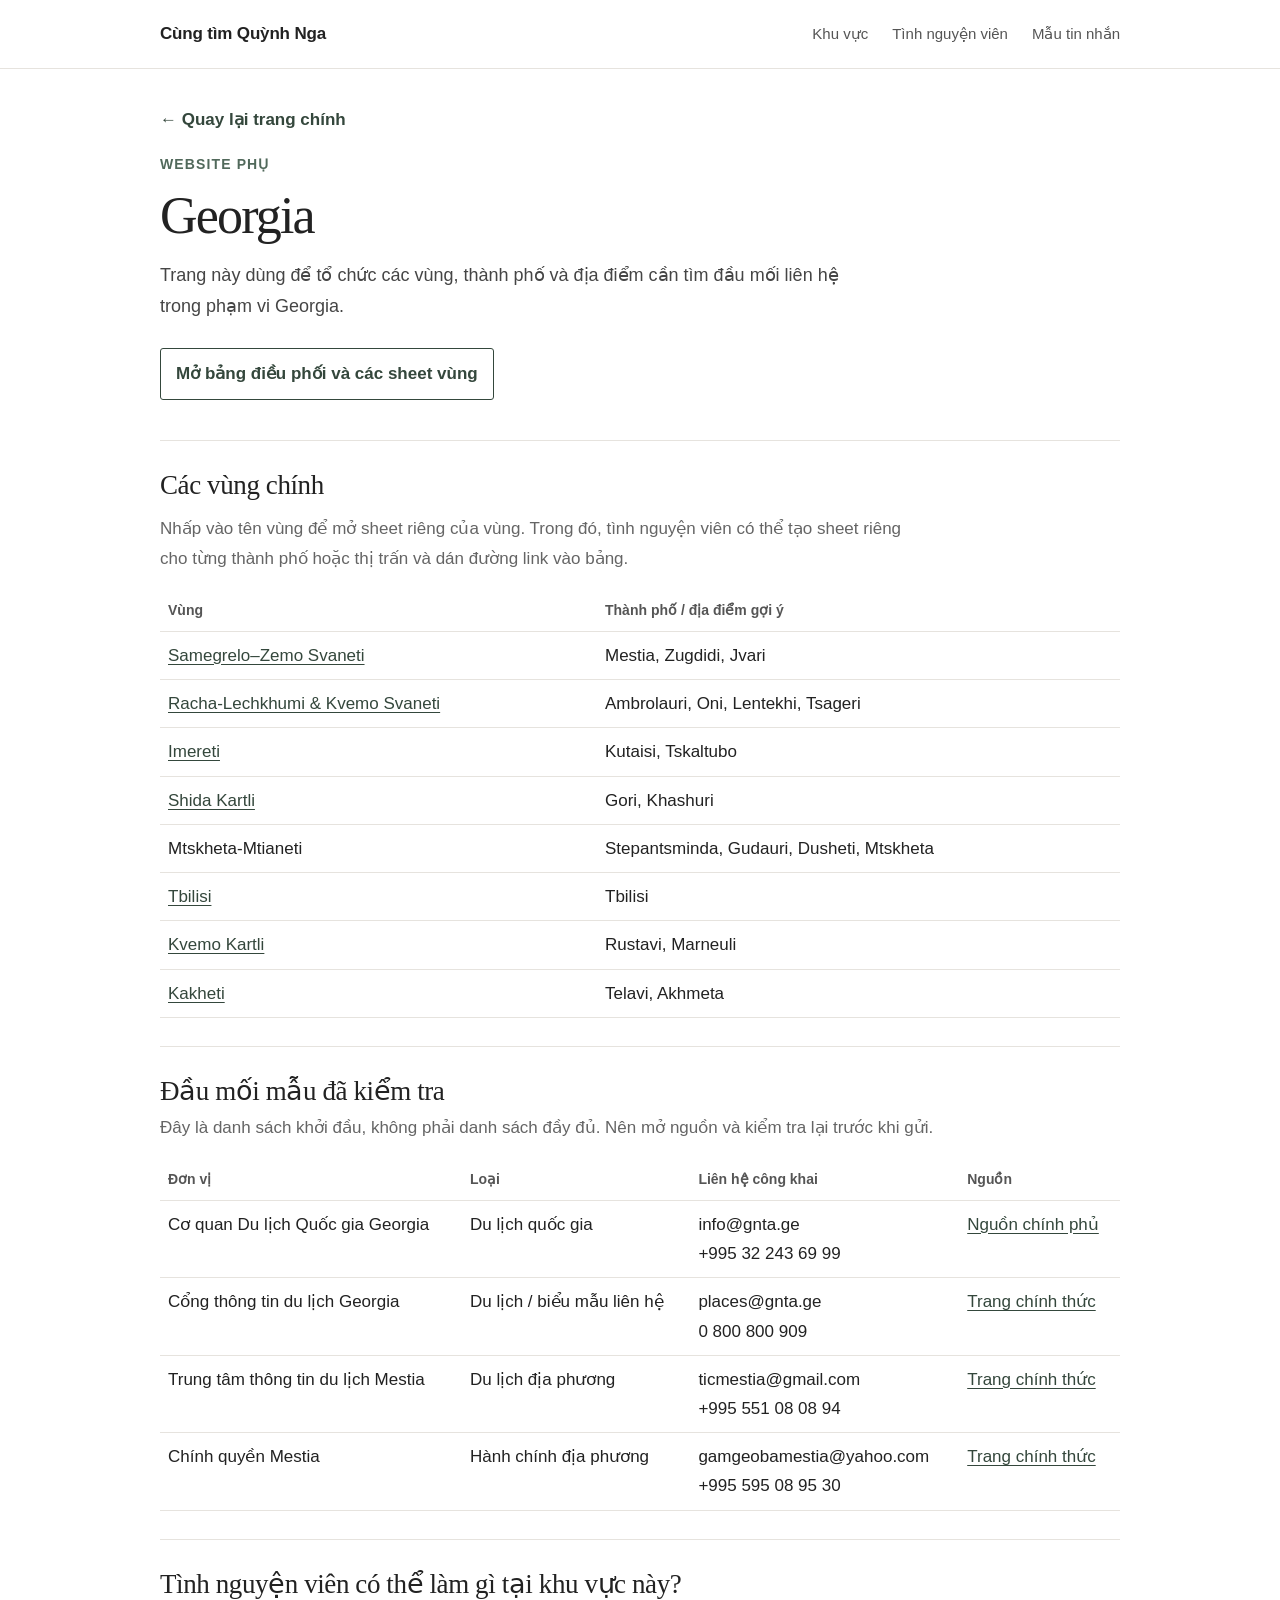
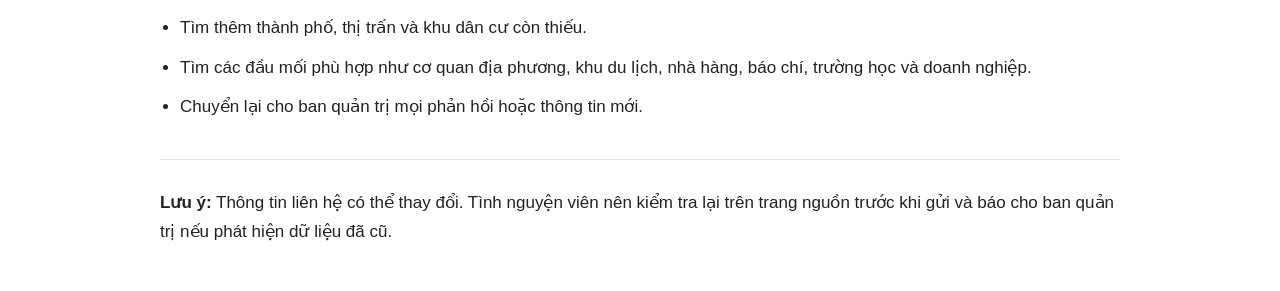
<file: georgia.html>
<!DOCTYPE html>

<html lang="vi">
<head>
<meta charset="utf-8"/>
<meta content="width=device-width, initial-scale=1" name="viewport"/>
<title>Vùng tìm kiếm — Georgia</title>
<link href="styles.css" rel="stylesheet"/>
</head>
<body class="region-page">
<header class="site-header">
<div class="page header-inner">
<a class="site-name" href="index.html">Cùng tìm Quỳnh Nga</a>
<nav aria-label="Điều hướng chính">
<a href="index.html#khu-vuc">Khu vực</a>
<a href="index.html#tinh-nguyen">Tình nguyện viên</a>
<a href="index.html#mau-thu">Mẫu tin nhắn</a>
</nav>
</div>
</header>
<main class="page">
<section class="intro">
<div>
<a class="back-link" href="index.html">← Quay lại trang chính</a>
<p class="kicker">Website phụ</p>
<h1>Georgia</h1>
<p class="intro-text">Trang này dùng để tổ chức các vùng, thành phố và địa điểm cần tìm đầu mối liên hệ trong phạm vi Georgia.</p>
<p><a class="sheet-button" href="https://docs.google.com/spreadsheets/d/1DAV6M4gP-TxoiLR1mEzdmHKeKw-CepYrpsoImZT8Uk8/edit" rel="noopener" target="_blank">Mở bảng điều phối và các sheet vùng</a></p>
</div>
</section>
<section>
<h2>Các vùng chính</h2>
<p class="sheet-explainer">Nhấp vào tên vùng để mở sheet riêng của vùng. Trong đó, tình nguyện viên có thể tạo sheet riêng cho từng thành phố hoặc thị trấn và dán đường link vào bảng.</p>
<table class="region-table">
<thead><tr><th>Vùng</th><th>Thành phố / địa điểm gợi ý</th></tr></thead>
<tbody>
<tr><td><a class="region-sheet-link" href="https://docs.google.com/spreadsheets/d/1I_-0uGYW4cVq9Xj8K3kdY9j0L28s9jncp-2sbPmpXek/edit" rel="noopener" target="_blank">Samegrelo–Zemo Svaneti</a></td><td>Mestia, Zugdidi, Jvari</td></tr>
<tr><td><a class="region-sheet-link" href="https://docs.google.com/spreadsheets/d/1I_-0uGYW4cVq9Xj8K3kdY9j0L28s9jncp-2sbPmpXek/edit" rel="noopener" target="_blank">Racha-Lechkhumi &amp; Kvemo Svaneti</a></td><td>Ambrolauri, Oni, Lentekhi, Tsageri</td></tr>
<tr><td><a class="region-sheet-link" href="https://docs.google.com/spreadsheets/d/1I_-0uGYW4cVq9Xj8K3kdY9j0L28s9jncp-2sbPmpXek/edit" rel="noopener" target="_blank">Imereti</a></td><td>Kutaisi, Tskaltubo</td></tr>
<tr><td><a class="region-sheet-link" href="https://docs.google.com/spreadsheets/d/1MUtERiRcQ4JpKRDcNaLNb1UOCJkIViYvj-n7KpK0_AM/edit" rel="noopener" target="_blank">Shida Kartli</a></td><td>Gori, Khashuri</td></tr>
<tr><td>Mtskheta-Mtianeti</td><td>Stepantsminda, Gudauri, Dusheti, Mtskheta</td></tr>
<tr><td><a class="region-sheet-link" href="https://docs.google.com/spreadsheets/d/1MUtERiRcQ4JpKRDcNaLNb1UOCJkIViYvj-n7KpK0_AM/edit" rel="noopener" target="_blank">Tbilisi</a></td><td>Tbilisi</td></tr>
<tr><td><a class="region-sheet-link" href="https://docs.google.com/spreadsheets/d/16_He_-mUuxe_l8gRSq1iv4XurWmhygWwTOOa9aMPtso/edit" rel="noopener" target="_blank">Kvemo Kartli</a></td><td>Rustavi, Marneuli</td></tr>
<tr><td><a class="region-sheet-link" href="https://docs.google.com/spreadsheets/d/16_He_-mUuxe_l8gRSq1iv4XurWmhygWwTOOa9aMPtso/edit" rel="noopener" target="_blank">Kakheti</a></td><td>Telavi, Akhmeta</td></tr>
</tbody>
</table>
</section>
<section>
<h2>Đầu mối mẫu đã kiểm tra</h2>
<p class="section-lead">Đây là danh sách khởi đầu, không phải danh sách đầy đủ. Nên mở nguồn và kiểm tra lại trước khi gửi.</p>
<table class="region-table">
<thead><tr><th>Đơn vị</th><th>Loại</th><th>Liên hệ công khai</th><th>Nguồn</th></tr></thead>
<tbody>
<tr><td>Cơ quan Du lịch Quốc gia Georgia</td><td>Du lịch quốc gia</td><td>info@gnta.ge<br/>+995 32 243 69 99</td><td><a href="https://www.economy.ge/?lang=en&amp;page=services&amp;s=32" rel="noopener" target="_blank">Nguồn chính phủ</a></td></tr>
<tr><td>Cổng thông tin du lịch Georgia</td><td>Du lịch / biểu mẫu liên hệ</td><td>places@gnta.ge<br/>0 800 800 909</td><td><a href="https://places.georgia.travel/en/contact" rel="noopener" target="_blank">Trang chính thức</a></td></tr>
<tr><td>Trung tâm thông tin du lịch Mestia</td><td>Du lịch địa phương</td><td>ticmestia@gmail.com<br/>+995 551 08 08 94</td><td><a href="https://places.georgia.travel/en/establishments/mestia-tourist-information-center" rel="noopener" target="_blank">Trang chính thức</a></td></tr>
<tr><td>Chính quyền Mestia</td><td>Hành chính địa phương</td><td>gamgeobamestia@yahoo.com<br/>+995 595 08 95 30</td><td><a href="https://www.mestia.gov.ge/en/announcements" rel="noopener" target="_blank">Trang chính thức</a></td></tr>
</tbody>
</table>
</section>
<section>
<h2>Tình nguyện viên có thể làm gì tại khu vực này?</h2>
<ul class="region-list-simple">
<li>Tìm thêm thành phố, thị trấn và khu dân cư còn thiếu.</li>
<li>Tìm các đầu mối phù hợp như cơ quan địa phương, khu du lịch, nhà hàng, báo chí, trường học và doanh nghiệp.</li>
<li>Chuyển lại cho ban quản trị mọi phản hồi hoặc thông tin mới.</li>
</ul>
</section>
<section class="closing"><p><strong>Lưu ý:</strong> Thông tin liên hệ có thể thay đổi. Tình nguyện viên nên kiểm tra lại trên trang nguồn trước khi gửi và báo cho ban quản trị nếu phát hiện dữ liệu đã cũ.</p></section>
</main>
</body>
</html>
</file>
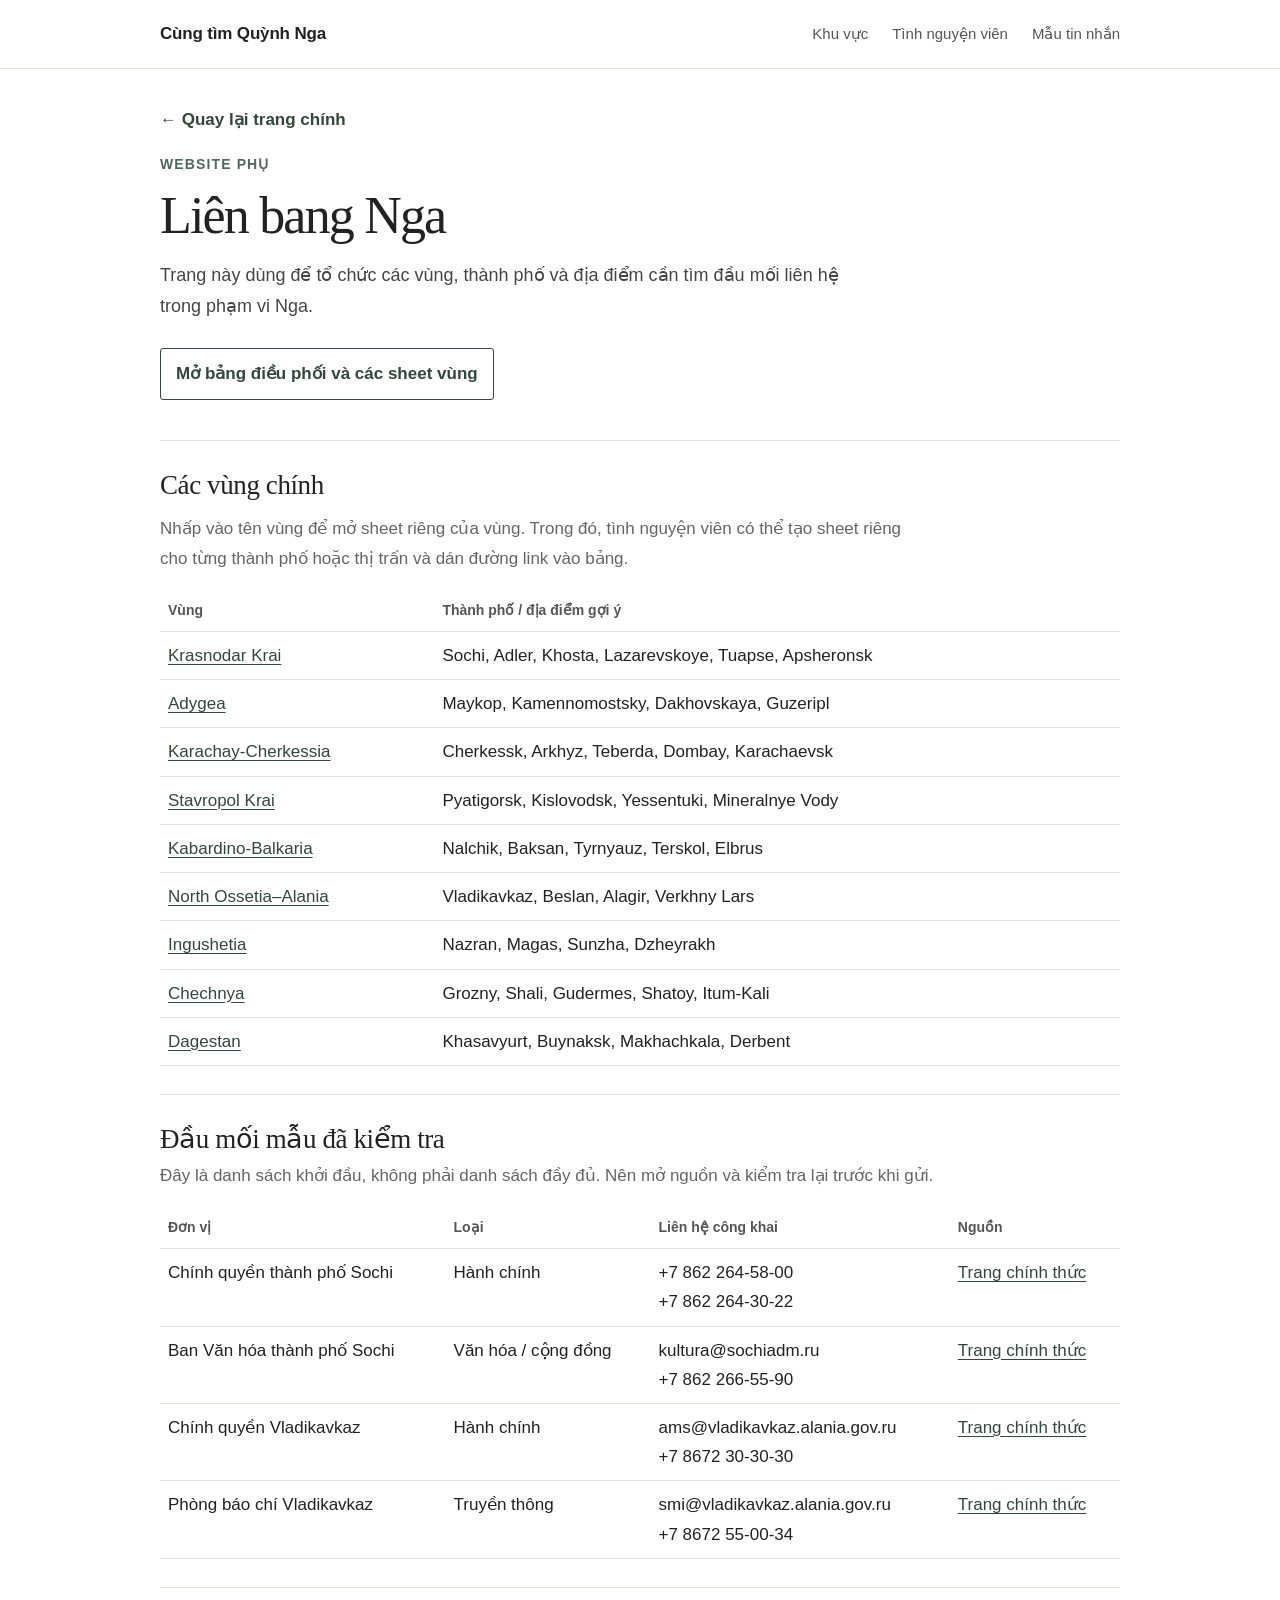
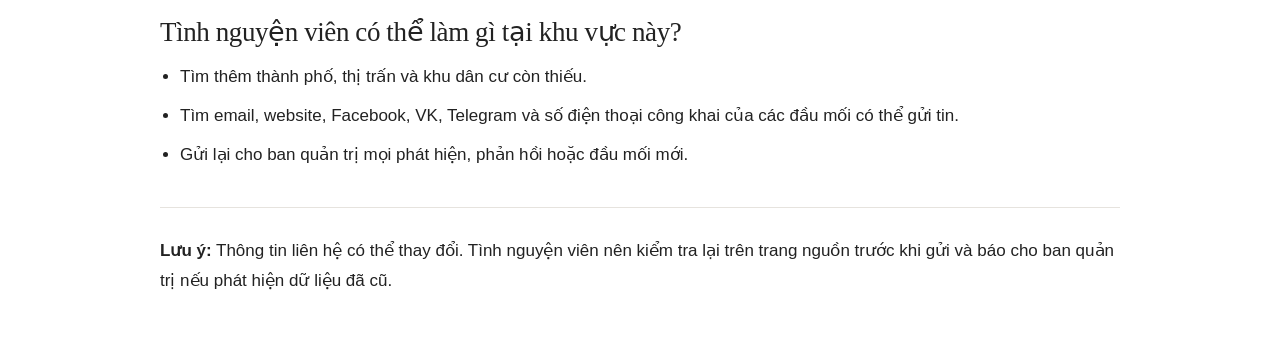
<file: nga.html>
<!DOCTYPE html>

<html lang="vi">
<head>
<meta charset="utf-8"/>
<meta content="width=device-width, initial-scale=1" name="viewport"/>
<title>Vùng tìm kiếm — Liên bang Nga</title>
<link href="styles.css" rel="stylesheet"/>
</head>
<body class="region-page">
<header class="site-header">
<div class="page header-inner">
<a class="site-name" href="index.html">Cùng tìm Quỳnh Nga</a>
<nav aria-label="Điều hướng chính">
<a href="index.html#khu-vuc">Khu vực</a>
<a href="index.html#tinh-nguyen">Tình nguyện viên</a>
<a href="index.html#mau-thu">Mẫu tin nhắn</a>
</nav>
</div>
</header>
<main class="page">
<section class="intro">
<div>
<a class="back-link" href="index.html">← Quay lại trang chính</a>
<p class="kicker">Website phụ</p>
<h1>Liên bang Nga</h1>
<p class="intro-text">Trang này dùng để tổ chức các vùng, thành phố và địa điểm cần tìm đầu mối liên hệ trong phạm vi Nga.</p>
<p><a class="sheet-button" href="https://docs.google.com/spreadsheets/d/1DAV6M4gP-TxoiLR1mEzdmHKeKw-CepYrpsoImZT8Uk8/edit" rel="noopener" target="_blank">Mở bảng điều phối và các sheet vùng</a></p>
</div>
</section>
<section>
<h2>Các vùng chính</h2>
<p class="sheet-explainer">Nhấp vào tên vùng để mở sheet riêng của vùng. Trong đó, tình nguyện viên có thể tạo sheet riêng cho từng thành phố hoặc thị trấn và dán đường link vào bảng.</p>
<table class="region-table">
<thead><tr><th>Vùng</th><th>Thành phố / địa điểm gợi ý</th></tr></thead>
<tbody>
<tr><td><a class="region-sheet-link" href="https://docs.google.com/spreadsheets/d/1iLwBddNs022IV7V5em6AokdjaSUFQ3v_ioCnjKoNX2s/edit" rel="noopener" target="_blank">Krasnodar Krai</a></td><td>Sochi, Adler, Khosta, Lazarevskoye, Tuapse, Apsheronsk</td></tr>
<tr><td><a class="region-sheet-link" href="https://docs.google.com/spreadsheets/d/1-QcYjoFPPrJ6QE5V7ueXCMluBJChrYdlrvgacbO4qtw/edit" rel="noopener" target="_blank">Adygea</a></td><td>Maykop, Kamennomostsky, Dakhovskaya, Guzeripl</td></tr>
<tr><td><a class="region-sheet-link" href="https://docs.google.com/spreadsheets/d/1-QcYjoFPPrJ6QE5V7ueXCMluBJChrYdlrvgacbO4qtw/edit" rel="noopener" target="_blank">Karachay-Cherkessia</a></td><td>Cherkessk, Arkhyz, Teberda, Dombay, Karachaevsk</td></tr>
<tr><td><a class="region-sheet-link" href="https://docs.google.com/spreadsheets/d/1dnbqG8XXCSkfxnDn51JjOfyDkA0SOdXf7uL1-FuU7tY/edit" rel="noopener" target="_blank">Stavropol Krai</a></td><td>Pyatigorsk, Kislovodsk, Yessentuki, Mineralnye Vody</td></tr>
<tr><td><a class="region-sheet-link" href="https://docs.google.com/spreadsheets/d/1dnbqG8XXCSkfxnDn51JjOfyDkA0SOdXf7uL1-FuU7tY/edit" rel="noopener" target="_blank">Kabardino-Balkaria</a></td><td>Nalchik, Baksan, Tyrnyauz, Terskol, Elbrus</td></tr>
<tr><td><a class="region-sheet-link" href="https://docs.google.com/spreadsheets/d/1XLTVPWGrOo7wSoci0fYOgpq6ipIEWF47gcy2pJWA89M/edit" rel="noopener" target="_blank">North Ossetia–Alania</a></td><td>Vladikavkaz, Beslan, Alagir, Verkhny Lars</td></tr>
<tr><td><a class="region-sheet-link" href="https://docs.google.com/spreadsheets/d/1XLTVPWGrOo7wSoci0fYOgpq6ipIEWF47gcy2pJWA89M/edit" rel="noopener" target="_blank">Ingushetia</a></td><td>Nazran, Magas, Sunzha, Dzheyrakh</td></tr>
<tr><td><a class="region-sheet-link" href="https://docs.google.com/spreadsheets/d/17wT38ugUmFTN-5f03OIQ7CjjA12LiMC967nilhpzL9s/edit" rel="noopener" target="_blank">Chechnya</a></td><td>Grozny, Shali, Gudermes, Shatoy, Itum-Kali</td></tr>
<tr><td><a class="region-sheet-link" href="https://docs.google.com/spreadsheets/d/17wT38ugUmFTN-5f03OIQ7CjjA12LiMC967nilhpzL9s/edit" rel="noopener" target="_blank">Dagestan</a></td><td>Khasavyurt, Buynaksk, Makhachkala, Derbent</td></tr>
</tbody>
</table>
</section>
<section>
<h2>Đầu mối mẫu đã kiểm tra</h2>
<p class="section-lead">Đây là danh sách khởi đầu, không phải danh sách đầy đủ. Nên mở nguồn và kiểm tra lại trước khi gửi.</p>
<table class="region-table">
<thead><tr><th>Đơn vị</th><th>Loại</th><th>Liên hệ công khai</th><th>Nguồn</th></tr></thead>
<tbody>
<tr><td>Chính quyền thành phố Sochi</td><td>Hành chính</td><td>+7 862 264-58-00<br/>+7 862 264-30-22</td><td><a href="https://sochi.ru/gorod/kontaktnaya-informatsiya/" rel="noopener" target="_blank">Trang chính thức</a></td></tr>
<tr><td>Ban Văn hóa thành phố Sochi</td><td>Văn hóa / cộng đồng</td><td>kultura@sochiadm.ru<br/>+7 862 266-55-90</td><td><a href="https://kultura.sochi.ru/p/38-pp" rel="noopener" target="_blank">Trang chính thức</a></td></tr>
<tr><td>Chính quyền Vladikavkaz</td><td>Hành chính</td><td>ams@vladikavkaz.alania.gov.ru<br/>+7 8672 30-30-30</td><td><a href="https://vladikavkaz-osetia.ru/" rel="noopener" target="_blank">Trang chính thức</a></td></tr>
<tr><td>Phòng báo chí Vladikavkaz</td><td>Truyền thông</td><td>smi@vladikavkaz.alania.gov.ru<br/>+7 8672 55-00-34</td><td><a href="https://vladikavkaz-osetia.ru/ams/struktura/?WORKER=64649" rel="noopener" target="_blank">Trang chính thức</a></td></tr>
</tbody>
</table>
</section>
<section>
<h2>Tình nguyện viên có thể làm gì tại khu vực này?</h2>
<ul class="region-list-simple">
<li>Tìm thêm thành phố, thị trấn và khu dân cư còn thiếu.</li>
<li>Tìm email, website, Facebook, VK, Telegram và số điện thoại công khai của các đầu mối có thể gửi tin.</li>
<li>Gửi lại cho ban quản trị mọi phát hiện, phản hồi hoặc đầu mối mới.</li>
</ul>
</section>
<section class="closing"><p><strong>Lưu ý:</strong> Thông tin liên hệ có thể thay đổi. Tình nguyện viên nên kiểm tra lại trên trang nguồn trước khi gửi và báo cho ban quản trị nếu phát hiện dữ liệu đã cũ.</p></section>
</main>
</body>
</html>
</file>
<file: styles.css>
:root {
  --text: #222;
  --muted: #656565;
  --line: #e6e3de;
  --soft: #f7f5f1;
  --accent: #51695b;
  --accent-dark: #34473c;
  --page: 960px;
}

* { box-sizing: border-box; }
html { scroll-behavior: smooth; }
body {
  margin: 0;
  background: #fff;
  color: var(--text);
  font-family: -apple-system, BlinkMacSystemFont, "Segoe UI", Roboto, Helvetica, Arial, sans-serif;
  font-size: 17px;
  line-height: 1.72;
}
.page { width: min(var(--page), calc(100% - 40px)); margin: 0 auto; }
a { color: var(--accent-dark); text-underline-offset: 3px; }
a:hover { color: #17291f; }
img { max-width: 100%; }

.skip-link { position: absolute; left: -9999px; top: 8px; }
.skip-link:focus { left: 12px; z-index: 10; padding: 8px 12px; background: white; border: 1px solid var(--line); }

.site-header { border-bottom: 1px solid var(--line); background: rgba(255,255,255,.97); position: sticky; top: 0; z-index: 9; }
.header-inner { min-height: 68px; display: flex; align-items: center; justify-content: space-between; gap: 28px; }
.site-name { color: var(--text); font-weight: 650; text-decoration: none; letter-spacing: -.01em; }
nav { display: flex; gap: 24px; flex-wrap: wrap; }
nav a { color: #555; text-decoration: none; font-size: 15px; }
nav a:hover { color: var(--text); }

main section { padding: 50px 0; border-bottom: 1px solid var(--line); }
.intro { display: grid; grid-template-columns: minmax(0, 1fr) 280px; gap: 56px; padding-top: 72px; }
.kicker { margin: 0 0 12px; color: var(--accent); font-size: 14px; font-weight: 700; letter-spacing: .08em; text-transform: uppercase; }
h1 { max-width: 760px; margin: 0 0 22px; font-family: Georgia, "Times New Roman", serif; font-size: clamp(38px, 5.1vw, 58px); line-height: 1.08; font-weight: 500; letter-spacing: -.035em; }
h2 { margin: 0 0 18px; font-family: Georgia, "Times New Roman", serif; font-size: 30px; line-height: 1.25; font-weight: 500; letter-spacing: -.015em; }
h3 { margin: 0 0 8px; font-size: 18px; line-height: 1.35; }
p { margin: 0 0 16px; }
.intro-text { max-width: 700px; color: #454545; font-size: 19px; }
.links-row { display: flex; gap: 20px; flex-wrap: wrap; margin-top: 24px; }
.links-row a { font-weight: 600; }
.intro-note { align-self: start; margin-top: 32px; padding: 20px 0 20px 22px; border-left: 3px solid #9eafa5; color: #4d4d4d; }
.intro-note strong { display: block; margin-bottom: 8px; color: var(--text); }
.intro-note p { margin: 0; font-size: 15px; line-height: 1.65; }
.section-lead { color: var(--muted); margin-top: -8px; }

.portrait-card { display: grid; grid-template-columns: minmax(0, 1fr) 300px; gap: 28px; align-items: start; }
.portrait-card img { display: block; width: 100%; border: 1px solid var(--line); background: var(--soft); }
.portrait-copy { color: #4f4f4f; }

.country-grid, .task-grid { display: grid; grid-template-columns: repeat(2, minmax(0, 1fr)); gap: 18px; margin-top: 28px; }
.country-card, .task-grid article {
  padding: 22px; border: 1px solid var(--line); background: #fff;
}
.country-card p, .task-grid p { color: #555; margin-bottom: 0; }
.card-link { display: inline-block; margin-top: 12px; font-weight: 600; text-decoration: none; }
.card-link::after { content: ' →'; }

.map-block { margin: 38px 0 0; }
.map-block img { display: block; width: 100%; max-height: 620px; object-fit: contain; border: 1px solid var(--line); background: var(--soft); }
figcaption { margin-top: 9px; color: var(--muted); font-size: 14px; }

.soft-note { margin-top: 18px; color: #505050; }
.message-stack { margin-top: 24px; display: grid; gap: 18px; }
.message-card { border: 1px solid var(--line); background: #fff; }
.message-head { display: flex; align-items: center; justify-content: space-between; gap: 16px; padding: 18px 20px 0; }
.message-head h3 { margin: 0; }
.message-box { padding: 16px 20px 22px; background: var(--soft); white-space: pre-wrap; }
button { appearance: none; border: 1px solid var(--accent-dark); background: #fff; color: var(--accent-dark); padding: 10px 16px; border-radius: 3px; font: inherit; font-size: 15px; font-weight: 650; cursor: pointer; }
button:hover { background: var(--accent-dark); color: #fff; }
.copy-status { display: inline-block; margin-top: 14px; color: var(--muted); font-size: 14px; }
.closing { border-bottom: 0; }

.region-page .intro { grid-template-columns: 1fr; gap: 10px; }
.back-link { display: inline-block; margin-bottom: 18px; text-decoration: none; font-weight: 600; }
.region-table { width: 100%; border-collapse: collapse; margin-top: 22px; }
.region-table th, .region-table td { border-bottom: 1px solid var(--line); padding: 12px 10px; text-align: left; vertical-align: top; }
.region-table th { font-size: 14px; color: #555; font-weight: 700; }
.region-list-simple { margin: 0; padding-left: 20px; }
.region-list-simple li { margin-bottom: 10px; }

footer { border-top: 1px solid var(--line); color: var(--muted); font-size: 14px; }
.footer-inner { min-height: 82px; display: flex; align-items: center; justify-content: space-between; gap: 20px; }

@media (max-width: 760px) {
  body { font-size: 16px; }
  .header-inner { padding: 14px 0; align-items: flex-start; flex-direction: column; gap: 8px; }
  nav { gap: 14px; }
  .intro, .portrait-card, .country-grid, .task-grid { grid-template-columns: 1fr; gap: 16px; }
  main section { padding: 40px 0; }
  .footer-inner { padding: 20px 0; align-items: flex-start; flex-direction: column; }
  .message-head { align-items: flex-start; flex-direction: column; }
  .region-table { display: block; overflow-x: auto; }
}

.sheet-button {display:inline-block;margin-top:10px;padding:10px 15px;border:1px solid var(--accent-dark);border-radius:3px;text-decoration:none;font-weight:650;}
.sheet-button:hover {background:var(--accent-dark);color:#fff;}
.city-sheet-link {font-weight:600;white-space:nowrap;}
.sheet-explainer {color:var(--muted);max-width:760px;}

/* Compact layout refinements */
main section { padding: 34px 0; }
.intro { padding-top: 48px; gap: 36px; }
h1 { font-size: clamp(34px, 4.7vw, 52px); margin-bottom: 16px; }
h2 { font-size: 27px; margin-bottom: 12px; }
.intro-text { font-size: 18px; }
.links-row { margin-top: 16px; gap: 16px; }
.intro-note { margin-top: 18px; padding-top: 14px; padding-bottom: 14px; }
.section-title-row { display: grid; grid-template-columns: minmax(0,1fr) 300px; gap: 28px; align-items: start; }
.mountain-map { margin: 0; }
.mountain-map img { display:block; width:100%; aspect-ratio: 16 / 9; object-fit:cover; border:1px solid var(--line); }
.compact-grid { margin-top: 18px; gap: 12px; }
.country-card, .task-grid article { padding: 17px 18px; }
.country-card p, .task-grid p { font-size: 15px; line-height: 1.55; }
.card-link { margin-top: 8px; }
.compact-portrait { grid-template-columns: minmax(0, 1fr) 240px; gap: 20px; }
.compact-portrait img { max-height: 430px; object-fit: cover; }
.compact-portrait p { margin-bottom: 10px; font-size: 15px; }
.compact-messages { grid-template-columns: repeat(2,minmax(0,1fr)); gap: 12px; }
.message-head { padding: 13px 14px 0; }
.message-box { padding: 12px 14px 16px; font-size: 14px; line-height: 1.55; max-height: 210px; overflow:auto; }
.compact-closing { padding-top: 22px; padding-bottom: 22px; }
.compact-closing p { margin: 0; color: var(--muted); font-size: 14px; }
.footer-inner { min-height: 64px; }
.region-page .intro { padding-top: 36px; padding-bottom: 24px; }
.region-page main section { padding: 28px 0; }
.region-table { margin-top: 14px; }
.region-table th, .region-table td { padding: 9px 8px; }

@media (max-width:760px) {
  .section-title-row, .compact-messages { grid-template-columns: 1fr; }
  .mountain-map { max-width: 420px; }
  .compact-portrait { grid-template-columns: 1fr; }
  .message-box { max-height: none; }
}

.volunteer-signup {
  display: grid;
  grid-template-columns: minmax(0, 1fr) auto;
  gap: 32px;
  align-items: center;
  padding-top: 34px;
  padding-bottom: 34px;
}
.volunteer-signup h2 { margin-bottom: 10px; }
.volunteer-signup p { max-width: 690px; margin-bottom: 0; }
.signup-actions { display: flex; flex-direction: column; align-items: flex-start; gap: 10px; min-width: 190px; }
.text-link { font-size: 15px; font-weight: 600; }
@media (max-width: 760px) {
  .volunteer-signup { grid-template-columns: 1fr; gap: 18px; }
}


/* Search-area map switcher */
.search-area-layout {
  display: grid;
  grid-template-columns: minmax(0, 1fr) 390px;
  gap: 30px;
  align-items: start;
}
.priority-box {
  margin-top: 20px;
  padding: 16px 18px;
  background: var(--soft);
  border-left: 3px solid #9eafa5;
}
.priority-box h3 { margin-bottom: 8px; }
.priority-box ul { margin: 0; padding-left: 20px; }
.priority-box li { margin: 5px 0; font-size: 15px; line-height: 1.5; }
.map-switcher { min-width: 0; }
.map-switcher-controls {
  display: flex;
  gap: 8px;
  margin-bottom: 9px;
}
.map-toggle {
  padding: 7px 11px;
  font-size: 14px;
  border-color: var(--line);
}
.map-toggle.is-active {
  background: var(--accent-dark);
  color: #fff;
  border-color: var(--accent-dark);
}
.search-map { margin: 0; }
.search-map[hidden] { display: none; }
.search-map img {
  display: block;
  width: 100%;
  aspect-ratio: 4 / 3;
  object-fit: contain;
  border: 1px solid var(--line);
  background: var(--soft);
}
.search-map figcaption { line-height: 1.4; }
@media (max-width: 760px) {
  .search-area-layout { grid-template-columns: 1fr; gap: 20px; }
  .map-switcher { max-width: 520px; }
}

.volunteer-email-form {
  display: flex;
  align-items: flex-start;
  gap: 8px;
  flex-wrap: wrap;
  max-width: 520px;
}

.volunteer-email-form input {
  flex: 1 1 260px;
  min-width: 0;
  padding: 11px 12px;
  border: 1px solid var(--border);
  border-radius: 3px;
  font: inherit;
  background: #fff;
}

.volunteer-email-form button {
  padding: 11px 16px;
  border: 1px solid var(--accent-dark);
  border-radius: 3px;
  background: var(--accent-dark);
  color: #fff;
  font: inherit;
  font-weight: 650;
  cursor: pointer;
}

.form-status {
  flex-basis: 100%;
  min-height: 1.3em;
  margin: 2px 0 0;
  font-size: 0.92rem;
}
</file>
